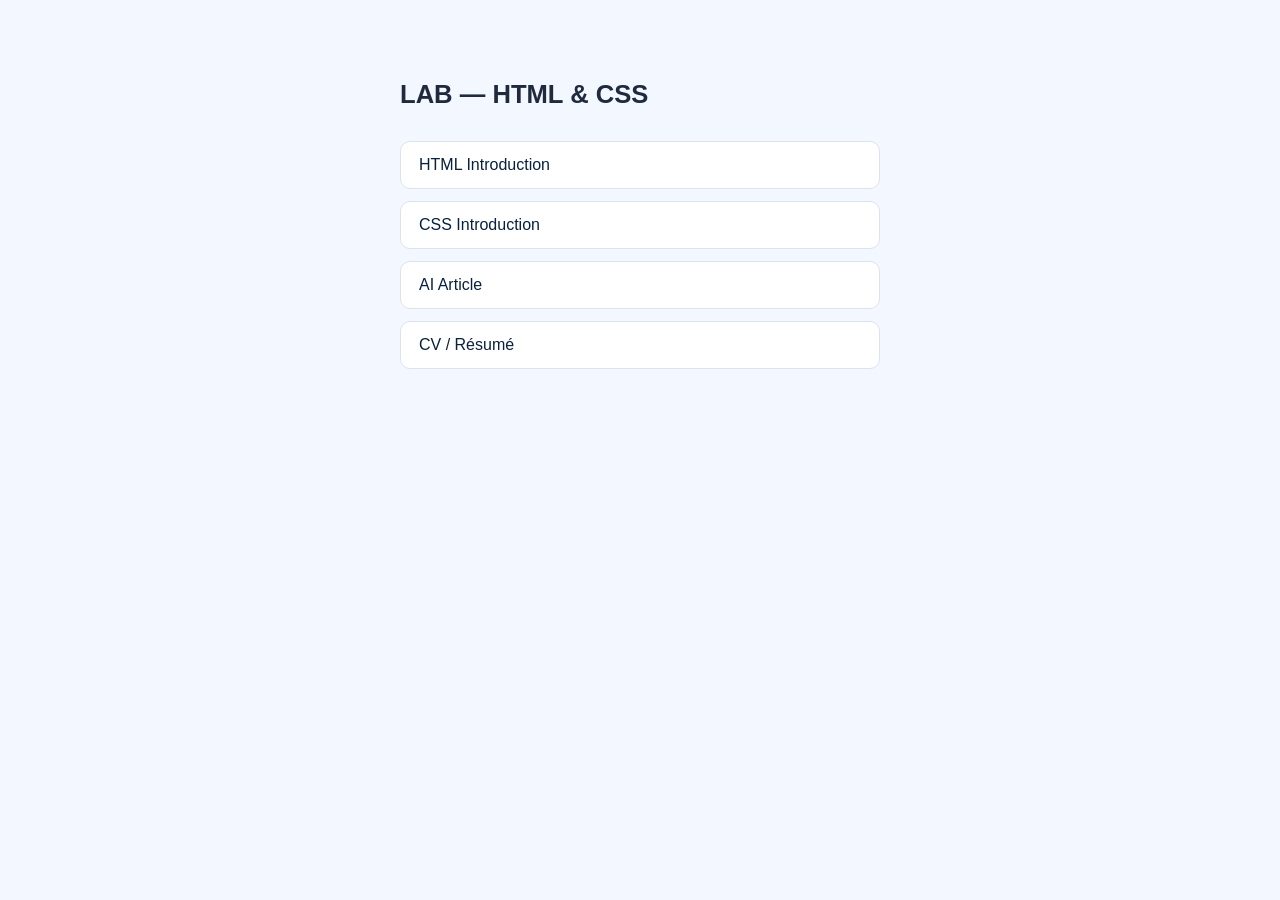
<file: index.html>
<!DOCTYPE html>
<html lang="en">
<head>
  <meta charset="UTF-8" />
  <meta name="viewport" content="width=device-width, initial-scale=1.0" />
  <title>LAB — HTML & CSS</title>
  <style>
    body {
      font-family: "Segoe UI", sans-serif;
      background: #f3f7ff;
      color: #1f2a3d;
      max-width: 480px;
      margin: 80px auto;
      padding: 0 24px;
    }

    h1 {
      font-size: 1.6rem;
      margin-bottom: 32px;
    }

    ul {
      list-style: none;
      padding: 0;
      display: flex;
      flex-direction: column;
      gap: 12px;
    }

    ul a {
      display: block;
      padding: 14px 18px;
      background: #fff;
      border: 1px solid #dde3ee;
      border-radius: 10px;
      text-decoration: none;
      color: #08213d;
      font-size: 1rem;
      transition: background 0.15s;
    }

    ul a:hover {
      background: #e8eef8;
    }
  </style>
</head>
<body>

  <h1>LAB — HTML &amp; CSS</h1>

  <ul>
    <li><a href="html/introduction/index.html">HTML Introduction</a></li>
    <li><a href="css/introduction/index.html">CSS Introduction</a></li>
    <li><a href="article/ai/index.html">AI Article</a></li>
    <li><a href="careers/cv/index.html">CV / Résumé</a></li>
  </ul>

</body>
</html>
</file>
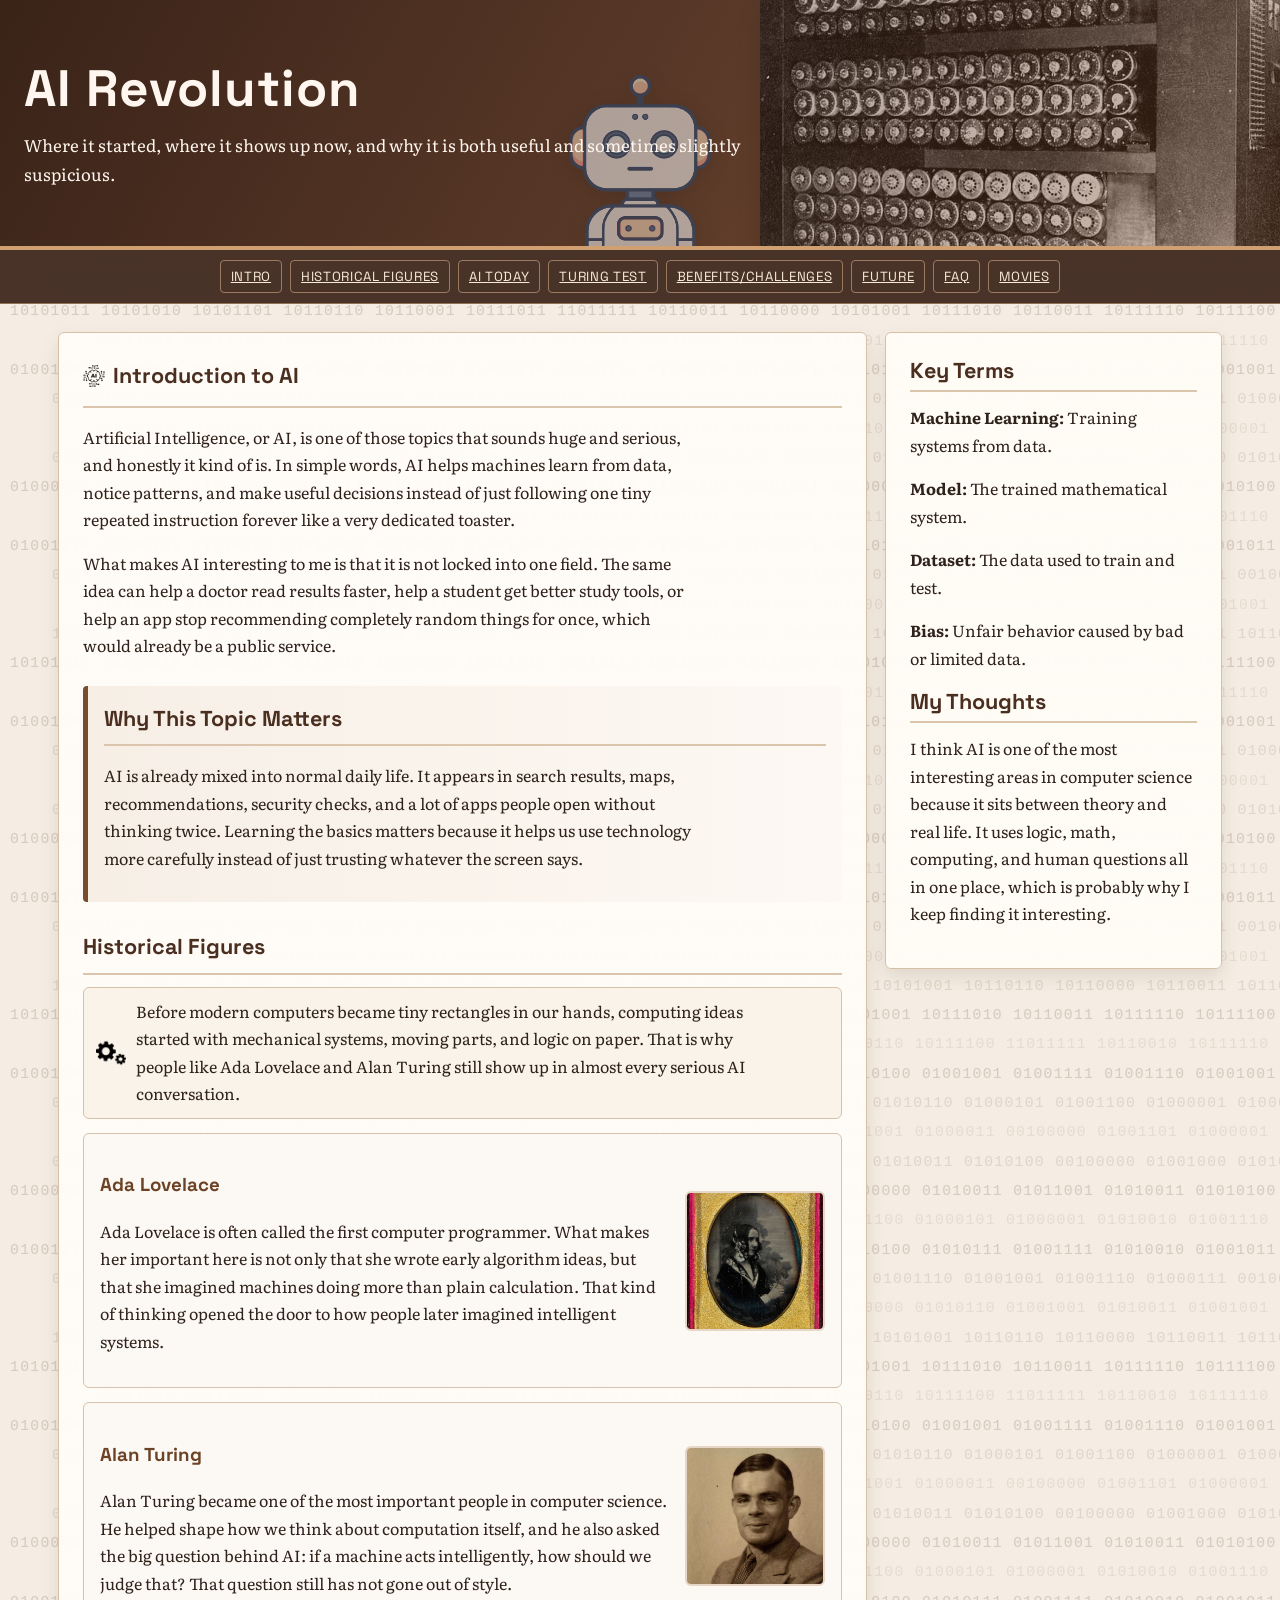
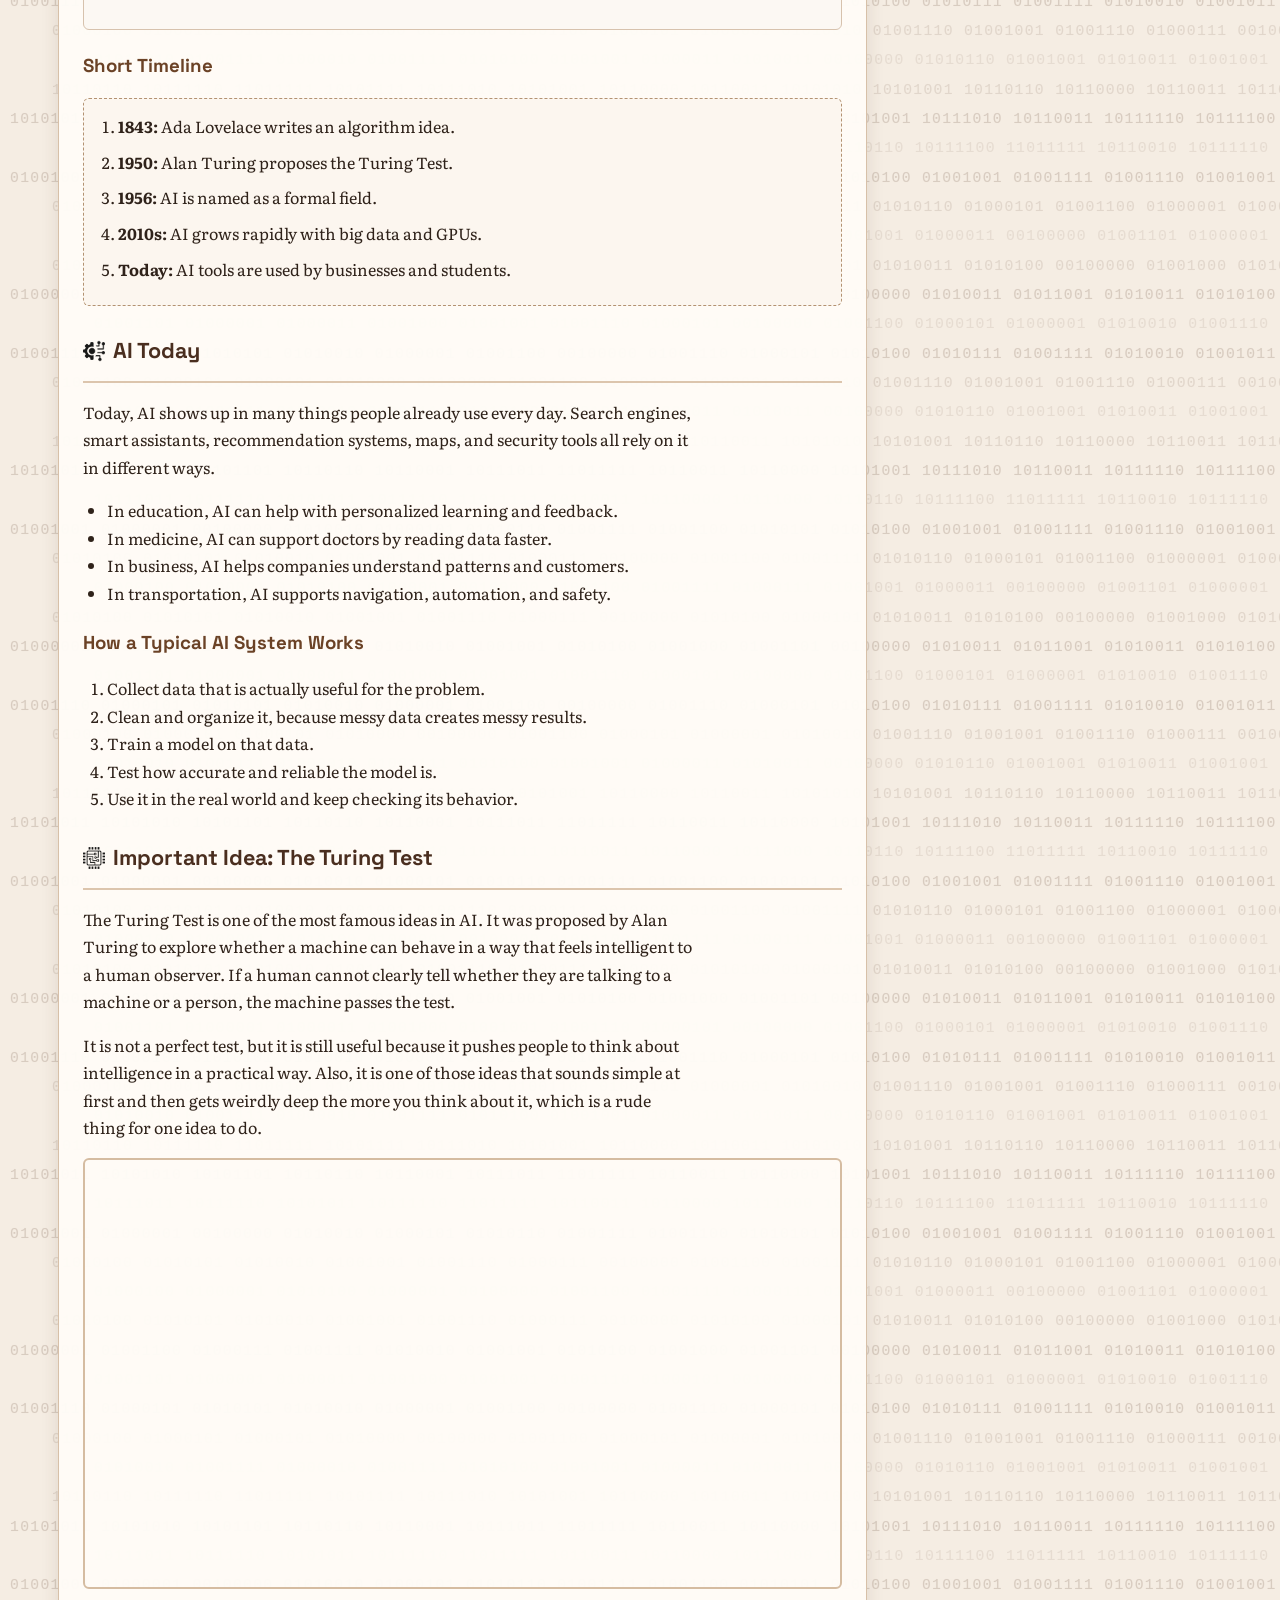
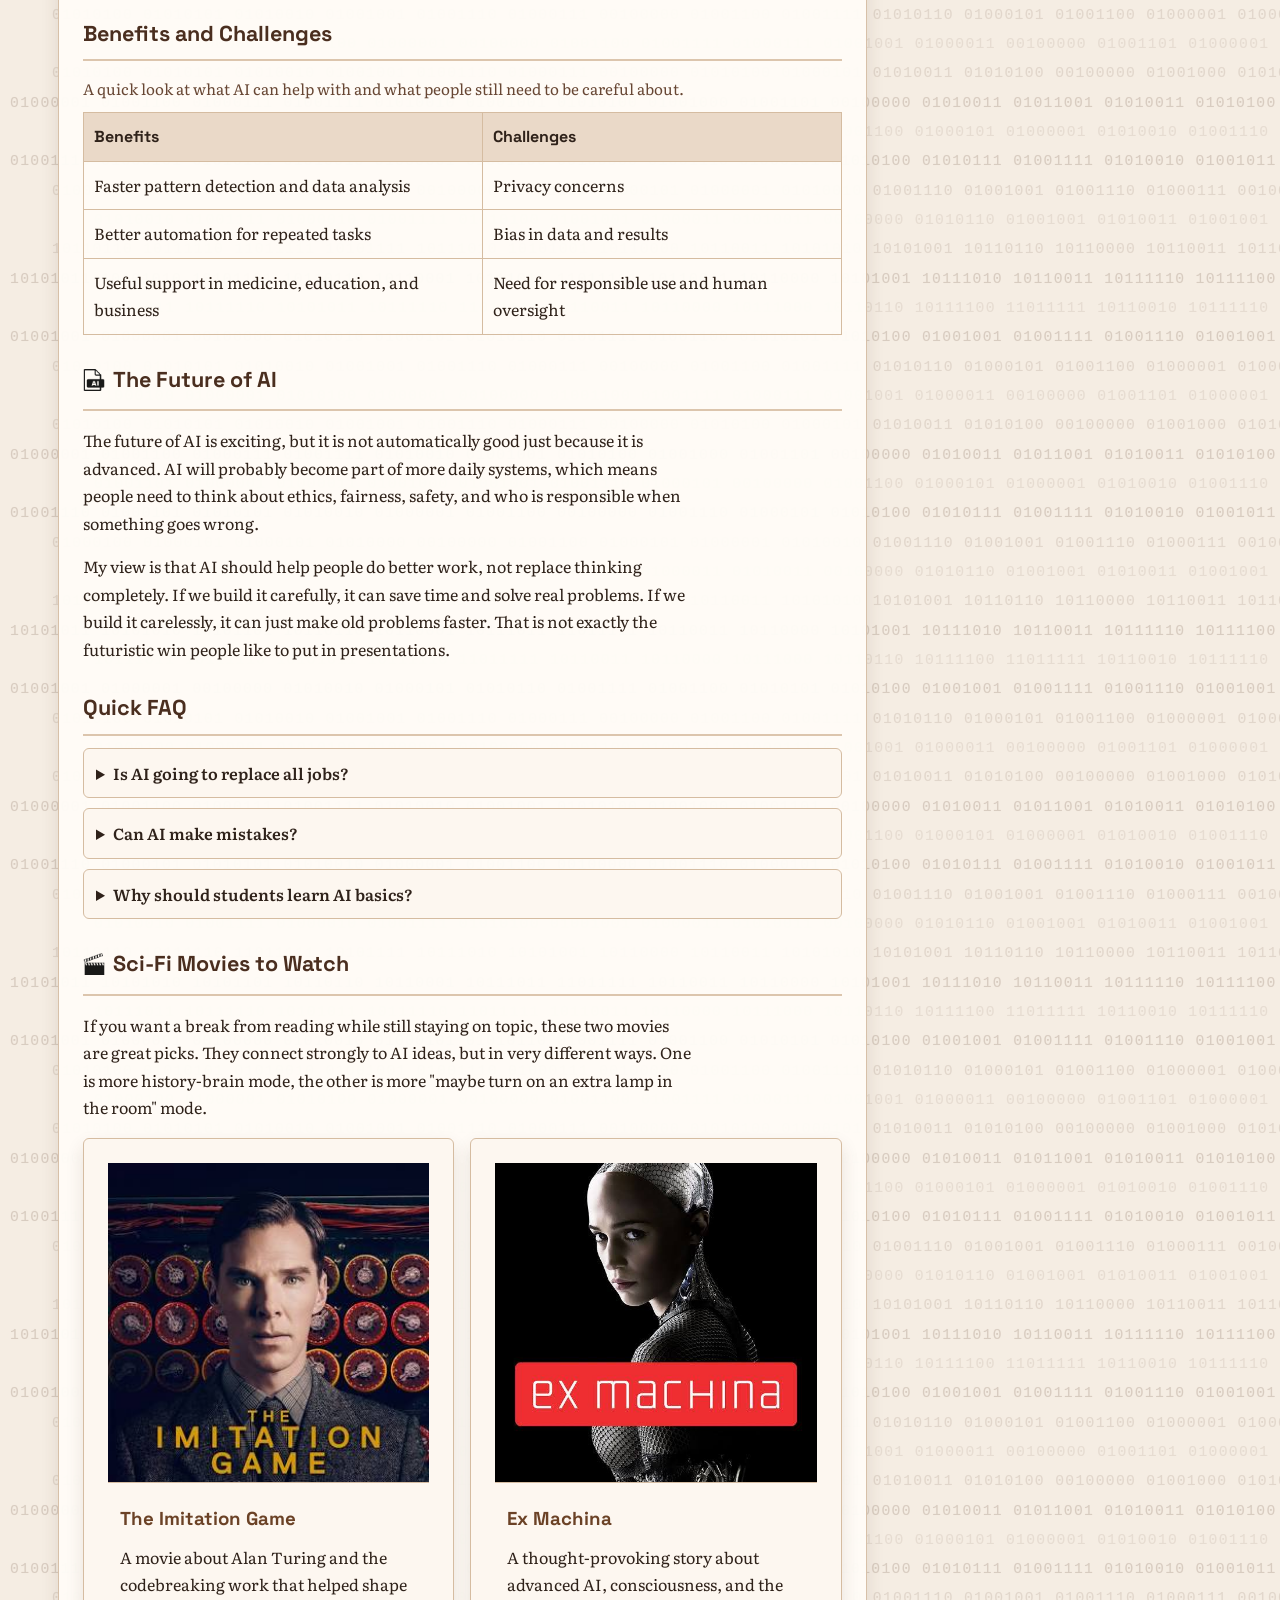
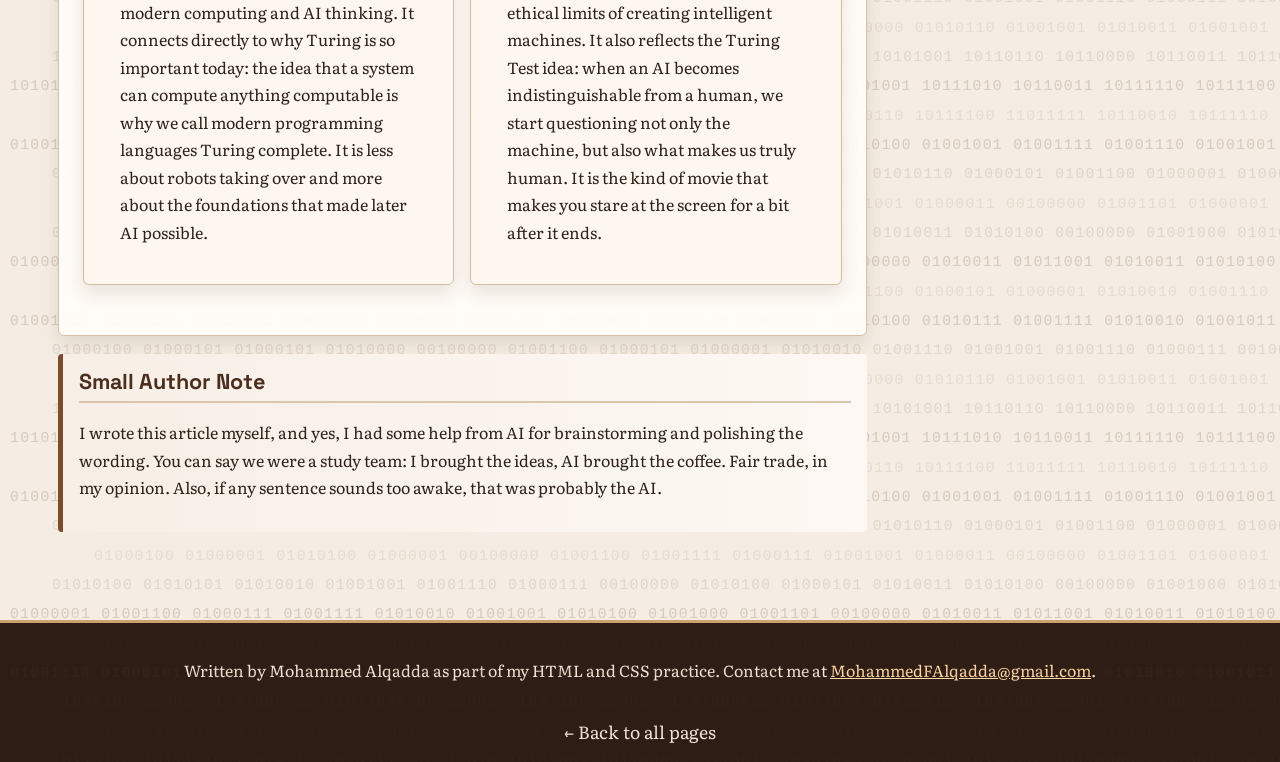
<file: article/ai/index.html>
<!doctype html>
<html lang="en">
  <head>
    <meta charset="UTF-8" />
    <meta name="viewport" content="width=device-width, initial-scale=1.0" />
    <title>AI Revolution</title>
    <link rel="stylesheet" href="style.css" />
  </head>
  <body>
    <div class="binary-background" aria-hidden="true"></div>
    <header>
      <h1>AI Revolution</h1>
      <p>
        Where it started, where it shows up now, and why
        it is both useful and sometimes slightly suspicious.
      </p>
      <img
        class="header-robot"
        src="imgs/robot-bot-icon.png"
        alt=""
        aria-hidden="true"
      />
      <img
        class="header-bombe"
        src="imgs/Bombe.jpg"
        alt=""
        aria-hidden="true"
      />
    </header>

    <nav class="quick-nav" aria-label="Article sections">
      <a href="#intro">Intro</a>
      <a href="#historical-figures">Historical Figures</a>
      <a href="#today">AI Today</a>
      <a href="#turing-test">Turing Test</a>
      <a href="#benefits-challenges">Benefits/Challenges</a>
      <a href="#future">Future</a>
      <a href="#faq">FAQ</a>
      <a href="#movies">Movies</a>
    </nav>

    <main>
      <article>
        <section id="intro">
          <h2>
            <span class="section-title"
              ><img src="imgs/artificial-intelligence-ai-icon.png" alt="" aria-hidden="true" />
              Introduction to AI</span
            >
          </h2>
          <p>
            Artificial Intelligence, or AI, is one of those topics that sounds
            huge and serious, and honestly it kind of is. In simple words, AI
            helps machines learn from data, notice patterns, and make useful
            decisions instead of just following one tiny repeated instruction
            forever like a very dedicated toaster.
          </p>
          <p>
            What makes AI interesting to me is that it is not locked into one
            field. The same idea can help a doctor read results faster, help a
            student get better study tools, or help an app stop recommending
            completely random things for once, which would already be a public
            service.
          </p>
        </section>

        <section class="highlight-box">
          <h2>Why This Topic Matters</h2>
          <p>
            AI is already mixed into normal daily life. It appears in search
            results, maps, recommendations, security checks, and a lot of apps
            people open without thinking twice. Learning the basics matters
            because it helps us use technology more carefully instead of just
            trusting whatever the screen says.
          </p>
        </section>

        <section id="historical-figures">
          <h2>Historical Figures</h2>
          <div class="mechanical-reference">
            <img src="imgs/settings-icon.png" alt="Mechanical computer icon" />
            <p>
              Before modern computers became tiny rectangles in our hands,
              computing ideas started with mechanical systems, moving parts, and
              logic on paper. That is why people like Ada Lovelace and Alan
              Turing still show up in almost every serious AI conversation.
            </p>
          </div>
          <div class="text-picture">
            <div>
              <h3>Ada Lovelace</h3>
              <p>
                Ada Lovelace is often called the first computer programmer. What
                makes her important here is not only that she wrote early
                algorithm ideas, but that she imagined machines doing more than
                plain calculation. That kind of thinking opened the door to how
                people later imagined intelligent systems.
              </p>
            </div>
            <img src="imgs/AdaLovelace.jpg" alt="Ada Lovelace" />
          </div>

          <div class="text-picture">
            <div>
              <h3>Alan Turing</h3>
              <p>
                Alan Turing became one of the most important people in computer
                science. He helped shape how we think about computation itself,
                and he also asked the big question behind AI: if a machine acts
                intelligently, how should we judge that? That question still has
                not gone out of style.
              </p>
            </div>
            <img src="imgs/AlanTuring.jpg" alt="Alan Turing" />
          </div>

          <h3>Short Timeline</h3>
          <ol class="timeline">
            <li><strong>1843:</strong> Ada Lovelace writes an algorithm idea.</li>
            <li><strong>1950:</strong> Alan Turing proposes the Turing Test.</li>
            <li><strong>1956:</strong> AI is named as a formal field.</li>
            <li><strong>2010s:</strong> AI grows rapidly with big data and GPUs.</li>
            <li><strong>Today:</strong> AI tools are used by businesses and students.</li>
          </ol>
        </section>

        <section id="today">
          <h2>
            <span class="section-title"
              ><img src="imgs/tech-icon.png" alt="" aria-hidden="true" /> AI Today</span
            >
          </h2>
          <p>
            Today, AI shows up in many things people already use every day.
            Search engines, smart assistants, recommendation systems, maps, and
            security tools all rely on it in different ways.
          </p>
          <ul>
            <li>In education, AI can help with personalized learning and feedback.</li>
            <li>In medicine, AI can support doctors by reading data faster.</li>
            <li>In business, AI helps companies understand patterns and customers.</li>
            <li>In transportation, AI supports navigation, automation, and safety.</li>
          </ul>

          <h3>How a Typical AI System Works</h3>
          <ol>
            <li>Collect data that is actually useful for the problem.</li>
            <li>Clean and organize it, because messy data creates messy results.</li>
            <li>Train a model on that data.</li>
            <li>Test how accurate and reliable the model is.</li>
            <li>Use it in the real world and keep checking its behavior.</li>
          </ol>
        </section>

        <section id="turing-test">
          <h2>
            <span class="section-title"
              ><img src="imgs/processor-icon.png" alt="" aria-hidden="true" />
              Important Idea: The Turing Test</span
            >
          </h2>
          <p>
            The Turing Test is one of the most famous ideas in AI. It was
            proposed by Alan Turing to explore whether a machine can behave in a
            way that feels intelligent to a human observer. If a human cannot
            clearly tell whether they are talking to a machine or a person, the
            machine passes the test.
          </p>
          <p>
            It is not a perfect test, but it is still useful because it pushes
            people to think about intelligence in a practical way. Also, it is
            one of those ideas that sounds simple at first and then gets weirdly
            deep the more you think about it, which is a rude thing for one idea
            to do.
          </p>

          <div class="video-wrapper">
            <iframe
              src="https://www.youtube.com/embed/3wLqsRLvV-c?si=o-vmECy4cO5fEJSN"
              title="Turing Test video"
              allow="accelerometer; autoplay; clipboard-write; encrypted-media; gyroscope; picture-in-picture; web-share"
              referrerpolicy="strict-origin-when-cross-origin"
              allowfullscreen
            ></iframe>
          </div>
        </section>

        <section id="benefits-challenges">
          <h2>Benefits and Challenges</h2>
          <table>
            <caption>
              A quick look at what AI can help with and what people still need
              to be careful about.
            </caption>
            <tr>
              <th scope="col">Benefits</th>
              <th scope="col">Challenges</th>
            </tr>
            <tr>
              <td>Faster pattern detection and data analysis</td>
              <td>Privacy concerns</td>
            </tr>
            <tr>
              <td>Better automation for repeated tasks</td>
              <td>Bias in data and results</td>
            </tr>
            <tr>
              <td>Useful support in medicine, education, and business</td>
              <td>Need for responsible use and human oversight</td>
            </tr>
          </table>
        </section>

        <section id="future">
          <h2>
            <span class="section-title"
              ><img src="imgs/ai-file-icon.png" alt="" aria-hidden="true" /> The Future of
              AI</span
            >
          </h2>
          <p>
            The future of AI is exciting, but it is not automatically good just
            because it is advanced. AI will probably become part of more daily
            systems, which means people need to think about ethics, fairness,
            safety, and who is responsible when something goes wrong.
          </p>
          <p>
            My view is that AI should help people do better work, not replace
            thinking completely. If we build it carefully, it can save time and
            solve real problems. If we build it carelessly, it can just make old
            problems faster. That is not exactly the futuristic win people like
            to put in presentations.
          </p>
        </section>

        <section id="faq">
          <h2>Quick FAQ</h2>
          <details>
            <summary>Is AI going to replace all jobs?</summary>
            <p>
              Probably not. AI can automate some tasks, but many jobs still need
              human judgment, communication, creativity, and responsibility.
            </p>
          </details>
          <details>
            <summary>Can AI make mistakes?</summary>
            <p>
              Yes, very easily. AI depends on data quality, model design, and
              proper testing, so if the input is weak, the result can be weak
              too.
            </p>
          </details>
          <details>
            <summary>Why should students learn AI basics?</summary>
            <p>
              Because AI is now part of many majors and industries. Even if a
              student does not become an AI specialist, understanding the basics
              is becoming normal digital literacy.
            </p>
          </details>
        </section>

        <section id="movies">
          <h2>
            <span class="section-title"
              ><img src="imgs/movie-media-player-icon.png" alt="" aria-hidden="true" />
              Sci-Fi Movies to Watch</span
            >
          </h2>
          <p>
            If you want a break from reading while still staying on topic, these
            two movies are great picks. They connect strongly to AI ideas, but
            in very different ways. One is more history-brain mode, the other is
            more "maybe turn on an extra lamp in the room" mode.
          </p>

          <div class="movie-grid">
            <article class="movie-card">
              <img
                src="imgs/The Imitation Game.jpg"
                alt="The Imitation Game movie poster"
              />
              <h3>The Imitation Game</h3>
              <p>
                A movie about Alan Turing and the codebreaking work that helped
                shape modern computing and AI thinking. It connects directly to
                why Turing is so important today: the idea that a system can
                compute anything computable is why we call modern programming
                languages Turing complete. It is less about robots taking over
                and more about the foundations that made later AI possible.
              </p>
            </article>

            <article class="movie-card">
              <img src="imgs/Ex Machina.jpg" alt="Ex Machina movie poster" />
              <h3>Ex Machina</h3>
              <p>
                A thought-provoking story about advanced AI, consciousness, and
                the ethical limits of creating intelligent machines. It also
                reflects the Turing Test idea: when an AI becomes
                indistinguishable from a human, we start questioning not only
                the machine, but also what makes us truly human. It is the kind
                of movie that makes you stare at the screen for a bit after it
                ends.
              </p>
            </article>
          </div>
        </section>

      </article>

      <aside>
        <h2>Key Terms</h2>
        <p><strong>Machine Learning:</strong> Training systems from data.</p>
        <p><strong>Model:</strong> The trained mathematical system.</p>
        <p><strong>Dataset:</strong> The data used to train and test.</p>
        <p><strong>Bias:</strong> Unfair behavior caused by bad or limited data.</p>

        <h2>My Thoughts</h2>
        <p>
          I think AI is one of the most interesting areas in computer science
          because it sits between theory and real life. It uses logic, math,
          computing, and human questions all in one place, which is probably why
          I keep finding it interesting.
        </p>
      </aside>

      <section id="ai-note" class="highlight-box">
        <h2>Small Author Note</h2>
        <p>
          I wrote this article myself, and yes, I had some help from AI for
          brainstorming and polishing the wording. You can say we were a study
          team: I brought the ideas, AI brought the coffee. Fair trade, in my
          opinion. Also, if any sentence sounds too awake, that was probably the
          AI.
        </p>
      </section>
    </main>

    <footer>
      <p>
        Written by Mohammed Alqadda as part of my HTML and CSS practice.
        Contact me at
        <a href="mailto:MohammedFAlqadda@gmail.com">MohammedFAlqadda@gmail.com</a>.
      </p>
      <a href="../../index.html" style="display:inline-block;margin-top:18px;font-size:1.1rem;color:inherit;text-decoration:none;">← Back to all pages</a>
    </footer>

    <script>
      const binaryBackground = document.querySelector(".binary-background");
      const binaryRows = [
        "01001001 01000001 00100000 01010010 01000101 01010110 01001111 01001100 01010101 01010100 01001001 01001111 01001110",
        "01010100 01010101 01010010 01001001 01001110 01000111 00100000 01001100 01001111 01010110 01000101 01001100 01000001 01000011 01000101",
        "01000100 01000001 01010100 01000001 00100000 01001100 01001111 01000111 01001001 01000011 00100000 01001101 01000001 01000011 01001000 01001001 01001110 01000101",
        "01010100 01010101 01010010 01001001 01001110 01000111 00100000 01010100 01000101 01010011 01010100 00100000 01001000 01010101 01001101 01000001 01001110 01001001 01010100 01011001",
        "01000001 01001100 01000111 01001111 01010010 01001001 01010100 01001000 01001101 00100000 01010011 01011001 01010011 01010100 01000101 01001101",
        "01001101 01000001 01000011 01001000 01001001 01001110 01000101 00100000 01001100 01000101 01000001 01010010 01001110 01001001 01001110 01000111",
        "01001110 01000101 01010101 01010010 01000001 01001100 00100000 01001110 01000101 01010100 01010111 01001111 01010010 01001011 01010011",
        "01000100 01000101 01000101 01010000 00100000 01001100 01000101 01000001 01010010 01001110 01001001 01001110 01000111 00100000 01000100 01000001 01010100 01000001",
        "01010010 01001111 01000010 01001111 01010100 01001001 01000011 01010011 00100000 01010110 01001001 01010011 01001001 01001111 01001110",
        "10110110 10111110 11011111 10101111 10111010 10101001 10110000 10110011 10101010 10101001 10110110 10110000 10110011",
        "10101011 10101010 10101101 10110110 10110001 10111011 11011111 10110011 10110000 10101001 10111010 10110011 10111110 10111100 10111010",
        "10111011 10111110 10101011 10111110 11011111 10110011 10110000 10111000 10110110 10111100 11011111 10110010 10111110 10111100 10110111 10110110 10110001 10111010"
      ];

      function extendBinaryRow(row) {
        const targetLength = Math.ceil(window.innerWidth / 7) + 60;
        let extendedRow = row;

        while (extendedRow.length < targetLength) {
          extendedRow += "   " + row;
        }

        return extendedRow;
      }

      function renderBinaryBackground() {
        const lineHeight = window.innerWidth <= 700 ? 24 : 29;
        const pageHeight = Math.max(
          document.body.scrollHeight,
          document.documentElement.scrollHeight,
          window.innerHeight
        );
        const lineCount = Math.ceil(pageHeight / lineHeight) + 8;
        const lines = [];

        for (let index = 0; index < lineCount; index += 1) {
          let className = "binary-line";

          if (index % 3 === 2) {
            className += " binary-line-deep";
          } else if (index % 2 === 1) {
            className += " binary-line-shift";
          }

          lines.push(
            `<p class="${className}">${extendBinaryRow(binaryRows[index % binaryRows.length])}</p>`
          );
        }

        binaryBackground.innerHTML = lines.join("");
      }

      let resizeTimer;

      renderBinaryBackground();
      window.addEventListener("load", renderBinaryBackground);
      window.addEventListener("resize", function () {
        clearTimeout(resizeTimer);
        resizeTimer = window.setTimeout(renderBinaryBackground, 120);
      });
    </script>
  </body>
</html>
</file>
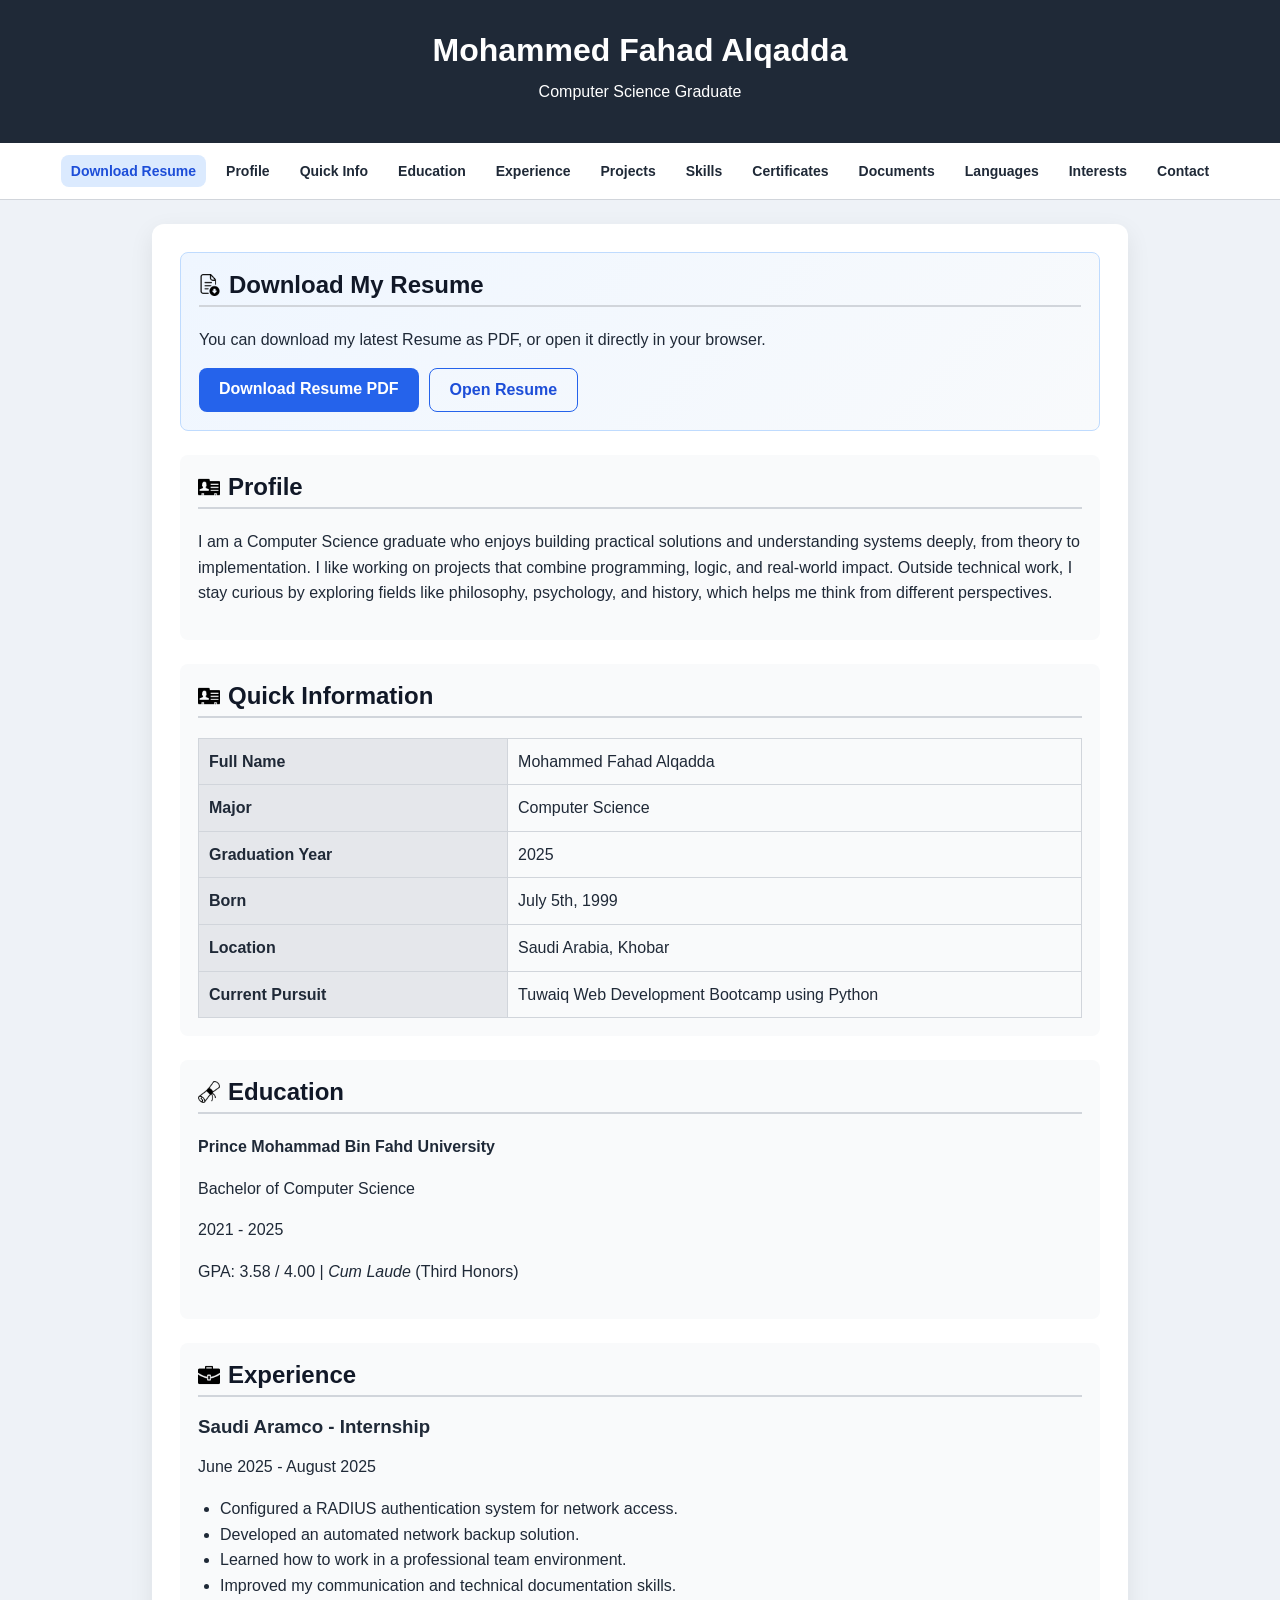
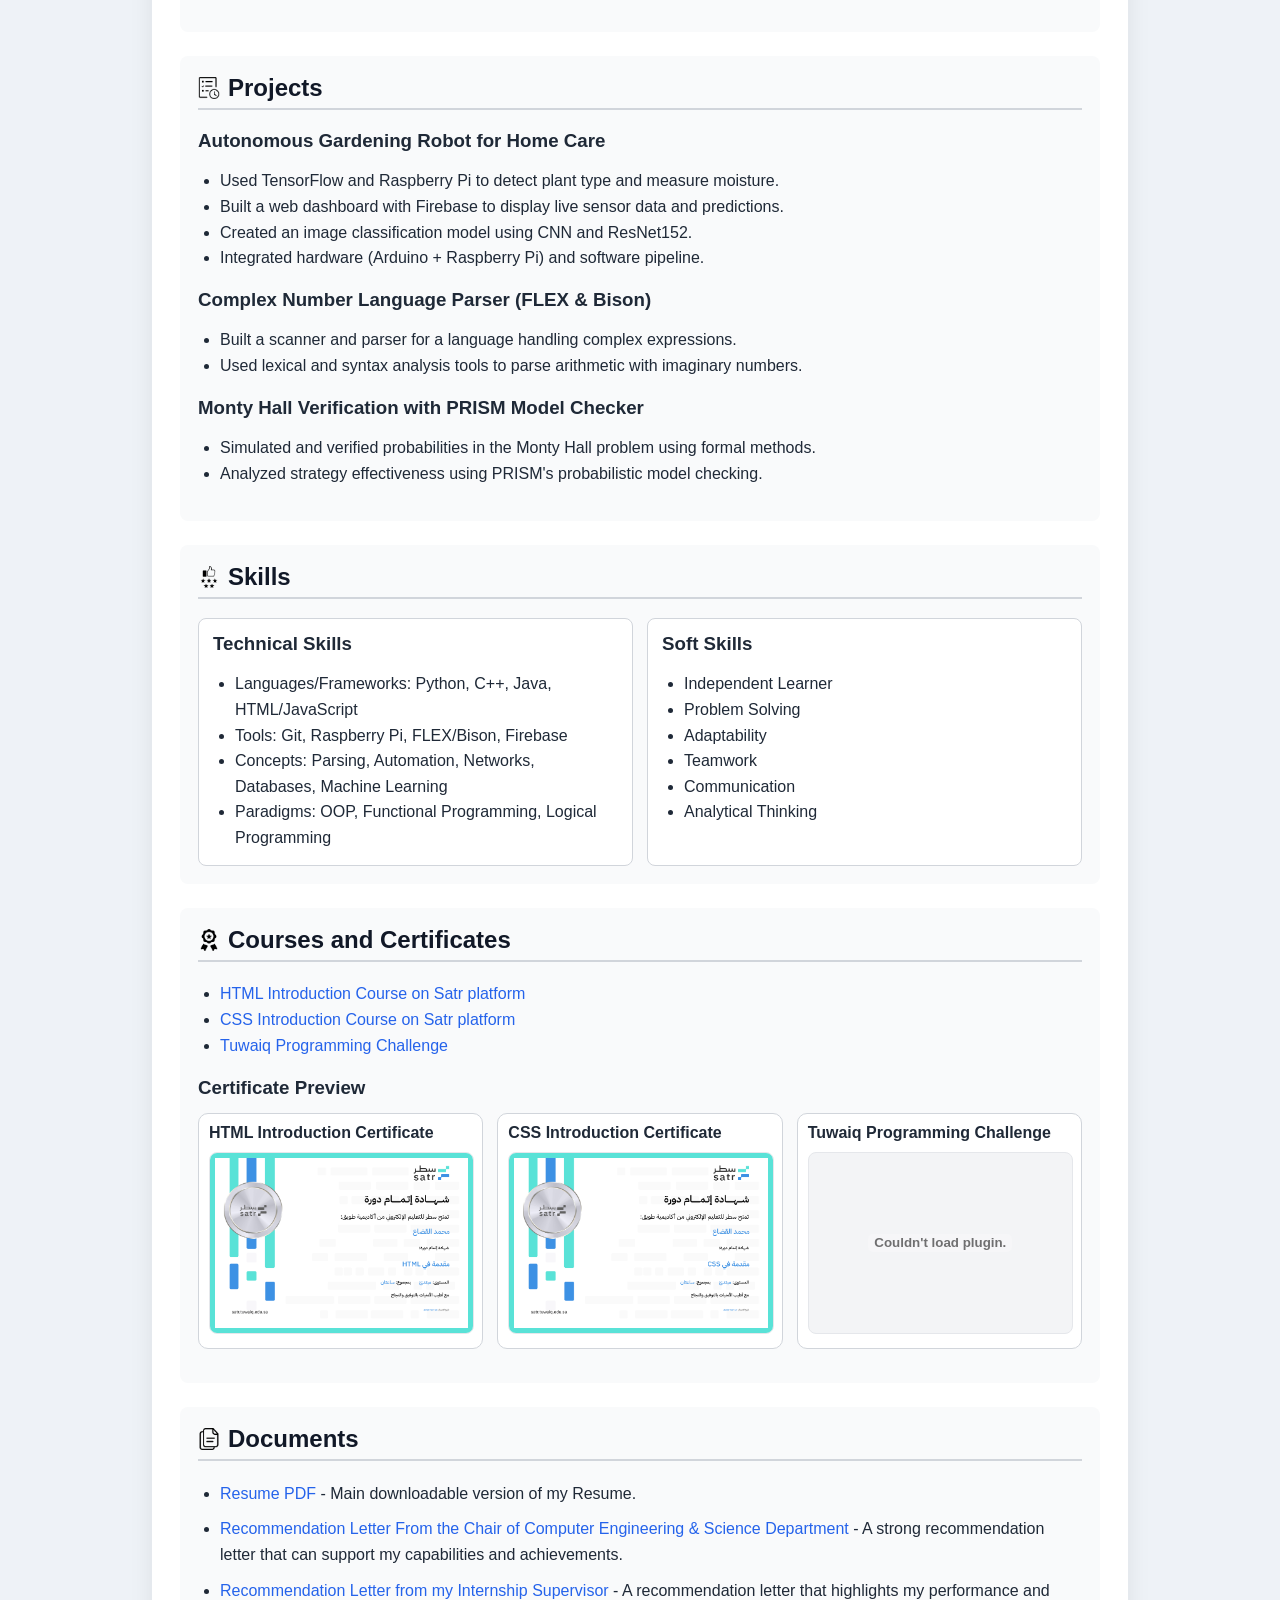
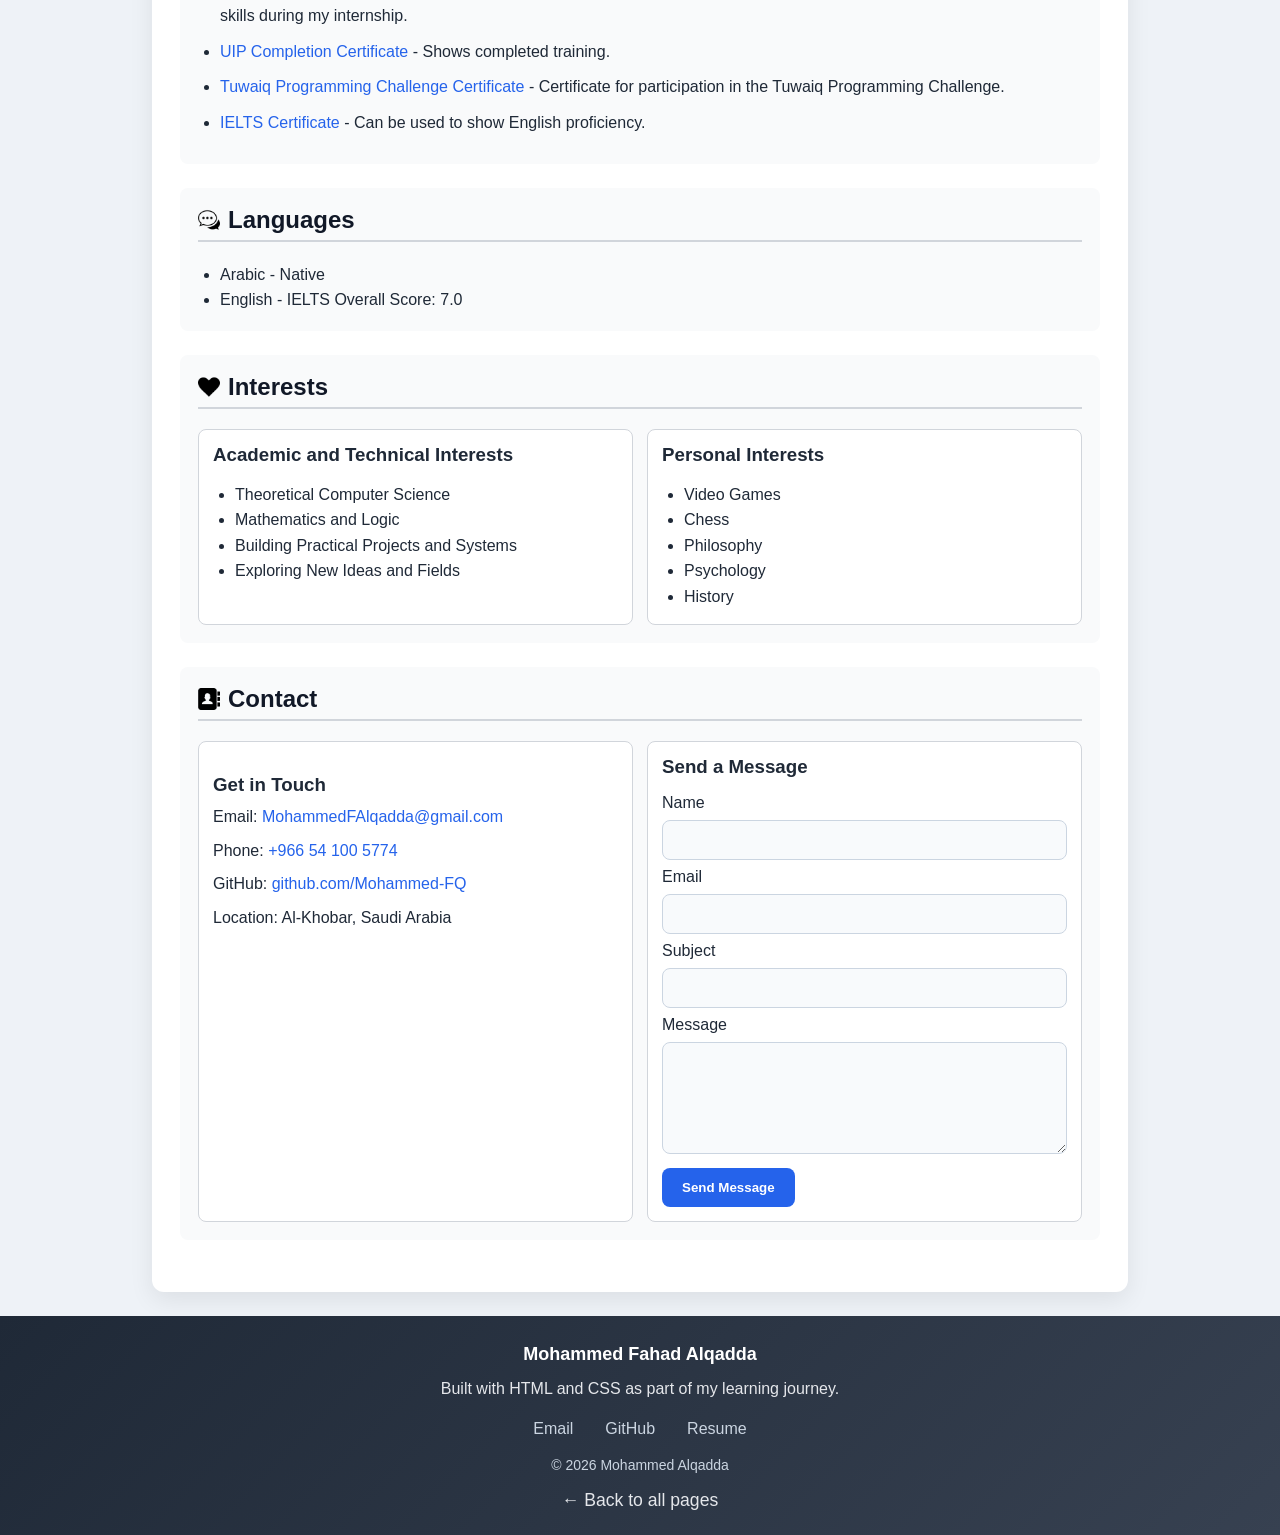
<file: careers/cv/index.html>
<!doctype html>
<html lang="en">
  <head>
    <meta charset="UTF-8" />
    <meta name="viewport" content="width=device-width, initial-scale=1.0" />
    <title>Mohammed Alqadda CV</title>
    <link rel="stylesheet" href="style.css" />
  </head>

  <body>
    <header>
      <h1>Mohammed Fahad Alqadda</h1>
      <p>Computer Science Graduate</p>
    </header>

    <nav class="section-nav">
      <a href="#download">Download Resume</a>
      <a href="#profile">Profile</a>
      <a href="#quick-info">Quick Info</a>
      <a href="#education">Education</a>
      <a href="#experience">Experience</a>
      <a href="#projects">Projects</a>
      <a href="#skills">Skills</a>
      <a href="#courses">Certificates</a>
      <a href="#documents">Documents</a>
      <a href="#languages">Languages</a>
      <a href="#interests">Interests</a>
      <a href="#contact">Contact</a>
    </nav>

    <main>
      <section id="download" class="download-panel">
        <h2 class="section-title">
          <img
            src="icons/file-download-import-icon.png"
            alt="Download icon"
            class="section-icon"
          />
          Download My Resume
        </h2>
        <p>
          You can download my latest Resume as PDF, or open it directly in your
          browser.
        </p>
        <div class="download-actions">
          <a
            class="download-button"
            href="files/Mohammed-Fahad-Alqadda-Resume.pdf"
            download
            >Download Resume PDF</a
          >
          <a
            class="secondary-button"
            href="files/Mohammed-Fahad-Alqadda-Resume.pdf"
            target="_blank"
            >Open Resume</a
          >
        </div>
      </section>

      <section id="profile">
        <h2 class="section-title">
          <img src="icons/id-card-icon.png" alt="Profile icon" class="section-icon" />
          Profile
        </h2>
        <p>
          I am a Computer Science graduate who enjoys building practical
          solutions and understanding systems deeply, from theory to
          implementation. I like working on projects that combine programming,
          logic, and real-world impact. Outside technical work, I stay curious
          by exploring fields like philosophy, psychology, and history, which
          helps me think from different perspectives.
        </p>
      </section>

      <section id="quick-info">
        <h2 class="section-title">
          <img
            src="icons/id-card-icon.png"
            alt="Quick information icon"
            class="section-icon"
          />
          Quick Information
        </h2>
        <table>
          <tr>
            <th>Full Name</th>
            <td>Mohammed Fahad Alqadda</td>
          </tr>
          <tr>
            <th>Major</th>
            <td>Computer Science</td>
          </tr>
          <tr>
            <th>Graduation Year</th>
            <td>2025</td>
          </tr>
          <tr>
            <th>Born</th>
            <td>July 5th, 1999</td>
          </tr>
          <tr>
            <th>Location</th>
            <td>Saudi Arabia, Khobar</td>
          </tr>
          <tr>
            <th>Current Pursuit</th>
            <td>Tuwaiq Web Development Bootcamp using Python</td>
          </tr>
        </table>
      </section>

      <section id="education">
        <h2 class="section-title">
          <img
            src="icons/certificate-degree-icon.png"
            alt="Education icon"
            class="section-icon"
          />
          Education
        </h2>
        <p><strong>Prince Mohammad Bin Fahd University</strong></p>
        <p>Bachelor of Computer Science</p>
        <p>2021 - 2025</p>
        <p>GPA: 3.58 / 4.00 | <i>Cum Laude</i> (Third Honors)</p>
      </section>

      <section id="experience">
        <h2 class="section-title">
          <img
            src="icons/briefcase-icon.png"
            alt="Experience icon"
            class="section-icon"
          />
          Experience
        </h2>
        <article>
          <h3>Saudi Aramco - Internship</h3>
          <p>June 2025 - August 2025</p>
          <ul>
            <li>Configured a RADIUS authentication system for network access.</li>
            <li>Developed an automated network backup solution.</li>
            <li>Learned how to work in a professional team environment.</li>
            <li>Improved my communication and technical documentation skills.</li>
          </ul>
        </article>
      </section>

      <section id="projects">
        <h2 class="section-title">
          <img src="icons/project-icon.png" alt="Projects icon" class="section-icon" />
          Projects
        </h2>
        <article>
          <h3>Autonomous Gardening Robot for Home Care</h3>
          <ul>
            <li>
              Used TensorFlow and Raspberry Pi to detect plant type and measure
              moisture.
            </li>
            <li>
              Built a web dashboard with Firebase to display live sensor data
              and predictions.
            </li>
            <li>Created an image classification model using CNN and ResNet152.</li>
            <li>
              Integrated hardware (Arduino + Raspberry Pi) and software
              pipeline.
            </li>
          </ul>
        </article>
        <article>
          <h3>Complex Number Language Parser (FLEX &amp; Bison)</h3>
          <ul>
            <li>
              Built a scanner and parser for a language handling complex
              expressions.
            </li>
            <li>
              Used lexical and syntax analysis tools to parse arithmetic with
              imaginary numbers.
            </li>
          </ul>
        </article>
        <article>
          <h3>Monty Hall Verification with PRISM Model Checker</h3>
          <ul>
            <li>
              Simulated and verified probabilities in the Monty Hall problem
              using formal methods.
            </li>
            <li>
              Analyzed strategy effectiveness using PRISM's probabilistic model
              checking.
            </li>
          </ul>
        </article>
      </section>

      <section id="skills">
        <h2 class="section-title">
          <img
            src="icons/five-stars-thumbs-up-icon.png"
            alt="Skills icon"
            class="section-icon"
          />
          Skills
        </h2>
        <div class="skills-grid">
          <article class="skills-card">
            <h3>Technical Skills</h3>
            <ul>
              <li>Languages/Frameworks: Python, C++, Java, HTML/JavaScript</li>
              <li>Tools: Git, Raspberry Pi, FLEX/Bison, Firebase</li>
              <li>Concepts: Parsing, Automation, Networks, Databases, Machine Learning</li>
              <li>Paradigms: OOP, Functional Programming, Logical Programming</li>
            </ul>
          </article>

          <article class="skills-card">
            <h3>Soft Skills</h3>
            <ul>
              <li>Independent Learner</li>
              <li>Problem Solving</li>
              <li>Adaptability</li>
              <li>Teamwork</li>
              <li>Communication</li>
              <li>Analytical Thinking</li>
            </ul>
          </article>
        </div>
      </section>

      <section id="courses">
        <h2 class="section-title">
          <img
            src="icons/certificate-medal-quality-icon.png"
            alt="Certificates icon"
            class="section-icon"
          />
          Courses and Certificates
        </h2>
        <ul>
          <li>
            <a href="files/Intro_html_certificate.png" target="_blank"
              >HTML Introduction Course on Satr platform</a
            >
          </li>
          <li>
            <a
              href="files/UIP%20Completion%20Certificate%20%23840966.pdf"
              target="_blank"
              >CSS Introduction Course on Satr platform</a
            >
          </li>
          <li>
            <a href="files/Tuwaiq_Programming_Challenge.pdf" target="_blank"
              >Tuwaiq Programming Challenge</a
            >
          </li>
        </ul>

        <h3>Certificate Preview</h3>
        <div class="certificate-preview-grid">
          <article class="preview-card">
            <h4>HTML Introduction Certificate</h4>
            <a href="files/Intro_html_certificate.png" target="_blank">
              <img
                src="files/Intro_html_certificate.png"
                alt="HTML Introduction certificate preview"
                class="certificate-preview-image"
              />
            </a>
          </article>

          <article class="preview-card">
            <h4>CSS Introduction Certificate</h4>
            <a href="files/intro_css_certificate.png" target="_blank">
              <img
                src="files/intro_css_certificate.png"
                alt="CSS Introduction certificate preview"
                class="certificate-preview-image"
              />
            </a>
          </article>

          <article class="preview-card">
            <h4>Tuwaiq Programming Challenge</h4>
            <embed
              src="files/Tuwaiq_Programming_Challenge.pdf"
              type="application/pdf"
              class="certificate-preview-pdf"
            />
          </article>
        </div>
      </section>

      <section id="documents">
        <h2 class="section-title">
          <img src="icons/copied-icon.png" alt="Documents icon" class="section-icon" />
          Documents
        </h2>
        <ul class="document-list">
          <li>
            <a
              href="files/Mohammed-Fahad-Alqadda-Resume.pdf"
              download
              >Resume PDF</a
            >
            - Main downloadable version of my Resume.
          </li>
          <li>
            <a href="files/Fahad%20Alqadda_Recommendation.pdf" download
              >Recommendation Letter From the Chair of Computer Engineering & Science Department</a
            >
            - A strong recommendation letter that can support my capabilities and achievements.
          </li>
          <li>
            <a href="files/recommendation-letter1.pdf" download
              >Recommendation Letter from my Internship Supervisor</a
            >
            - A recommendation letter that highlights my performance and skills during my internship.
          </li>
          <li>
            <a
              href="files/UIP%20Completion%20Certificate%20%23840966.pdf"
              download
              >UIP Completion Certificate</a
            >
            - Shows completed training.
          </li>
          <li>
            <a href="files/Tuwaiq_Programming_Challenge.pdf" download
              >Tuwaiq Programming Challenge Certificate</a
            >
            - Certificate for participation in the Tuwaiq Programming Challenge.
          </li>
          <li>
            <a href="files/IELTS.pdf" download>IELTS Certificate</a>
            - Can be used to show English proficiency.
          </li>
        </ul>
      </section>

      <section id="languages">
        <h2 class="section-title">
          <img src="icons/chat-bubble-icon.png" alt="Languages icon" class="section-icon" />
          Languages
        </h2>
        <ul>
          <li>Arabic - Native</li>
          <li>English - IELTS Overall Score: 7.0</li>
        </ul>
      </section>

      <section id="interests">
        <h2 class="section-title">
          <img src="icons/heart-icon.png" alt="Interests icon" class="section-icon" />
          Interests
        </h2>
        <div class="interests-grid">
          <article class="interest-card">
            <h3>Academic and Technical Interests</h3>
            <ul>
              <li>Theoretical Computer Science</li>
              <li>Mathematics and Logic</li>
              <li>Building Practical Projects and Systems</li>
              <li>Exploring New Ideas and Fields</li>
            </ul>
          </article>

          <article class="interest-card">
            <h3>Personal Interests</h3>
            <ul>
              <li>Video Games</li>
              <li>Chess</li>
              <li>Philosophy</li>
              <li>Psychology</li>
              <li>History</li>
            </ul>
          </article>
        </div>
      </section>

      <section id="contact">
        <h2 class="section-title">
          <img
            src="icons/contact-book-icon.png"
            alt="Contact icon"
            class="section-icon"
          />
          Contact
        </h2>
        <div class="contact-grid">
          <article class="contact-card">
            <h3>Get in Touch</h3>
            <p>
              Email:
              <a href="mailto:MohammedFAlqadda@gmail.com"
                >MohammedFAlqadda@gmail.com</a
              >
            </p>
            <p>
              Phone:
              <a href="tel:+966541005774">+966 54 100 5774</a>
            </p>
            <p>
              GitHub:
              <a href="https://github.com/Mohammed-FQ" target="_blank"
                >github.com/Mohammed-FQ</a
              >
            </p>
            <p>Location: Al-Khobar, Saudi Arabia</p>
          </article>

          <form
            class="contact-form"
            action="mailto:MohammedFAlqadda@gmail.com"
            method="post"
            enctype="text/plain"
          >
            <h3>Send a Message</h3>

            <label for="name">Name</label>
            <input type="text" id="name" name="name" required />

            <label for="email">Email</label>
            <input type="email" id="email" name="email" required />

            <label for="subject">Subject</label>
            <input type="text" id="subject" name="subject" required />

            <label for="message">Message</label>
            <textarea id="message" name="message" rows="5" required></textarea>

            <button type="submit" class="download-button">Send Message</button>
          </form>
        </div>
      </section>
    </main>

    <footer class="site-footer">
      <div class="footer-content">
        <p class="footer-title">Mohammed Fahad Alqadda</p>
        <p class="footer-note">
          Built with HTML and CSS as part of my learning journey.
        </p>
        <div class="footer-links">
          <a href="mailto:MohammedFAlqadda@gmail.com">Email</a>
          <a href="https://github.com/Mohammed-FQ" target="_blank">GitHub</a>
          <a href="#download">Resume</a>
        </div>
        <p class="footer-copy">&copy; <span id="year"></span> Mohammed Alqadda</p>
        <a href="../../index.html" style="display:inline-block;margin-top:14px;font-size:1.1rem;color:inherit;text-decoration:none;">← Back to all pages</a>
      </div>
      <button id="to-top" class="to-top" type="button" aria-label="Back to top">
        ↑
      </button>
    </footer>

    <script>
      const yearElement = document.getElementById("year");
      const toTopButton = document.getElementById("to-top");
      const navLinks = document.querySelectorAll('.section-nav a[href^="#"]');
      const sectionMap = Array.from(navLinks)
        .map((link) => {
          const target = document.querySelector(link.getAttribute("href"));
          return target ? { link, section: target } : null;
        })
        .filter(Boolean);

      yearElement.textContent = new Date().getFullYear();

      const updateActiveNavLink = () => {
        const scrollPosition = window.scrollY + 130;
        let activeItem = null;

        sectionMap.forEach((item) => {
          if (
            scrollPosition >= item.section.offsetTop &&
            scrollPosition < item.section.offsetTop + item.section.offsetHeight
          ) {
            activeItem = item;
          }
        });

        if (!activeItem && sectionMap.length > 0 && window.scrollY < 100) {
          activeItem = sectionMap[0];
        }

        sectionMap.forEach((item) => {
          item.link.classList.toggle("active", item === activeItem);
        });
      };

      window.addEventListener("scroll", () => {
        if (window.scrollY > 300) {
          toTopButton.classList.add("show");
        } else {
          toTopButton.classList.remove("show");
        }

        updateActiveNavLink();
      });

      toTopButton.addEventListener("click", () => {
        window.scrollTo({ top: 0, behavior: "smooth" });
      });

      updateActiveNavLink();
    </script>
  </body>
</html>
</file>
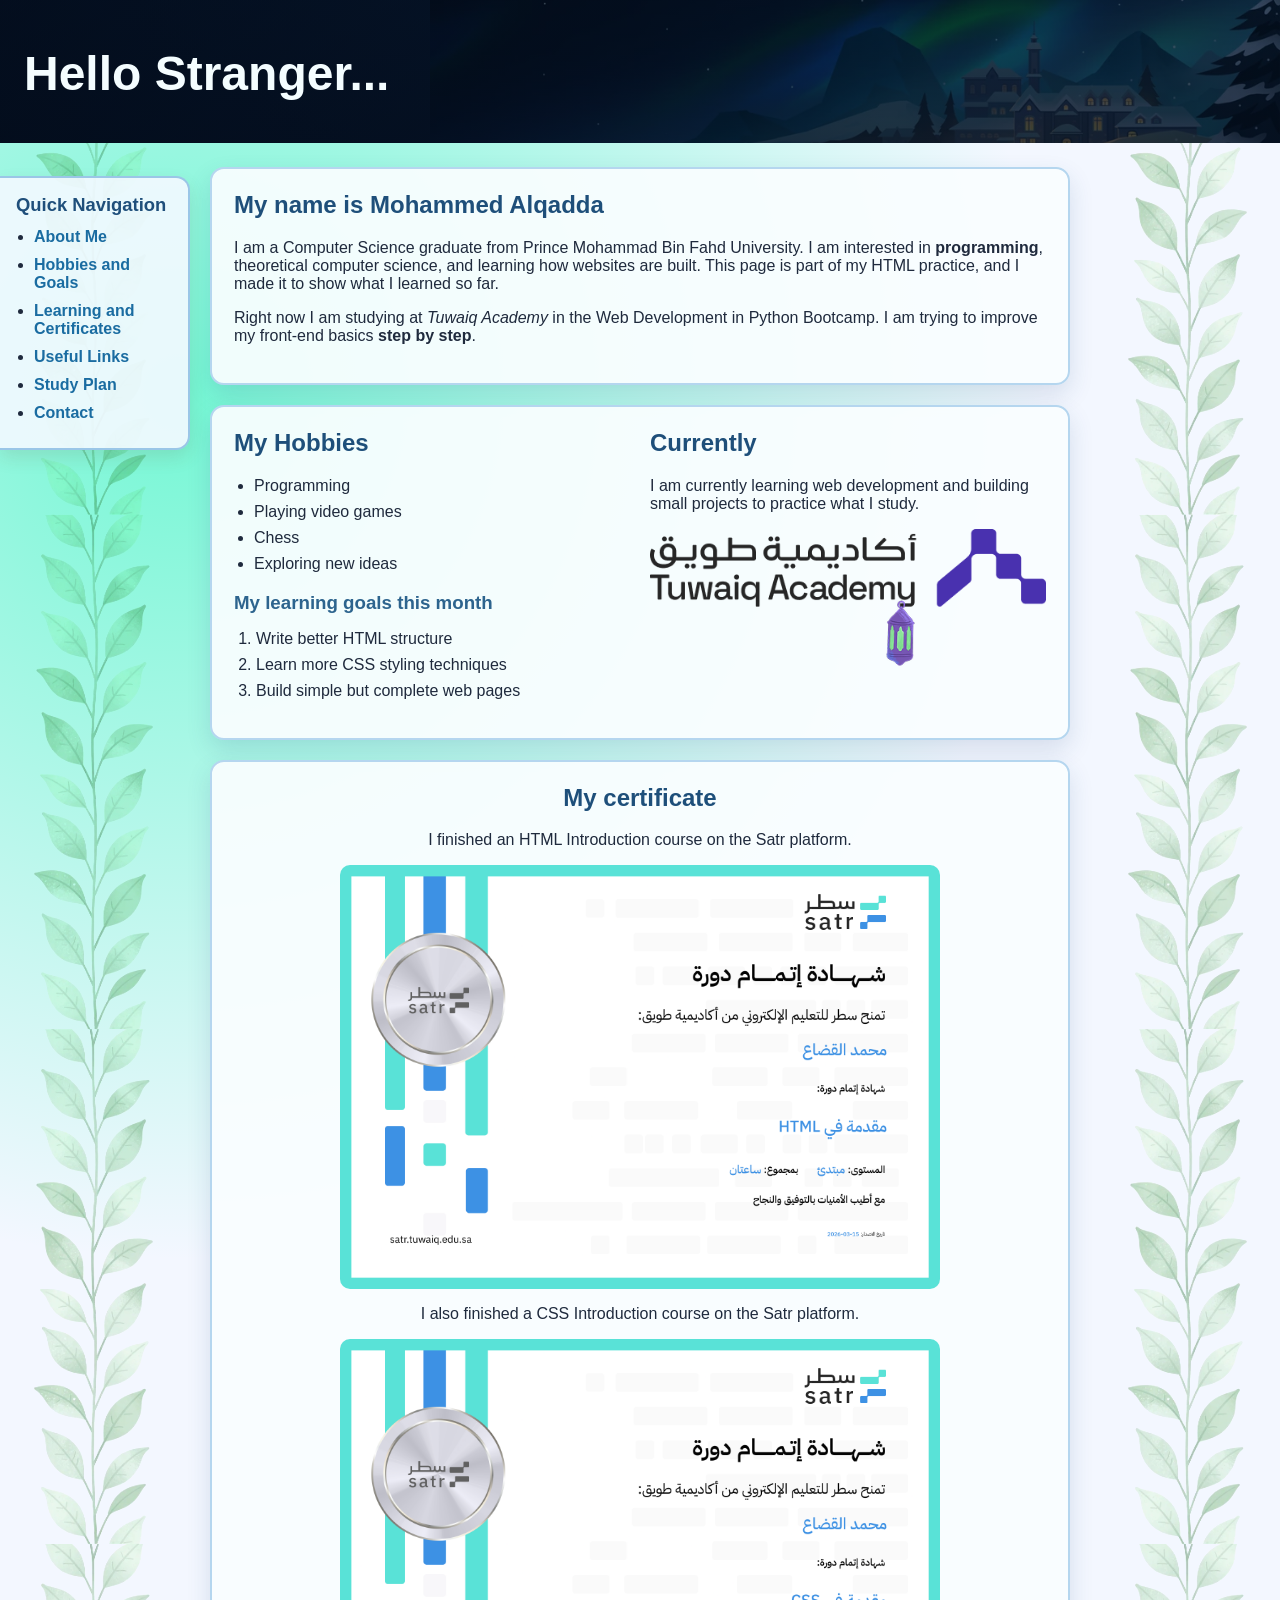
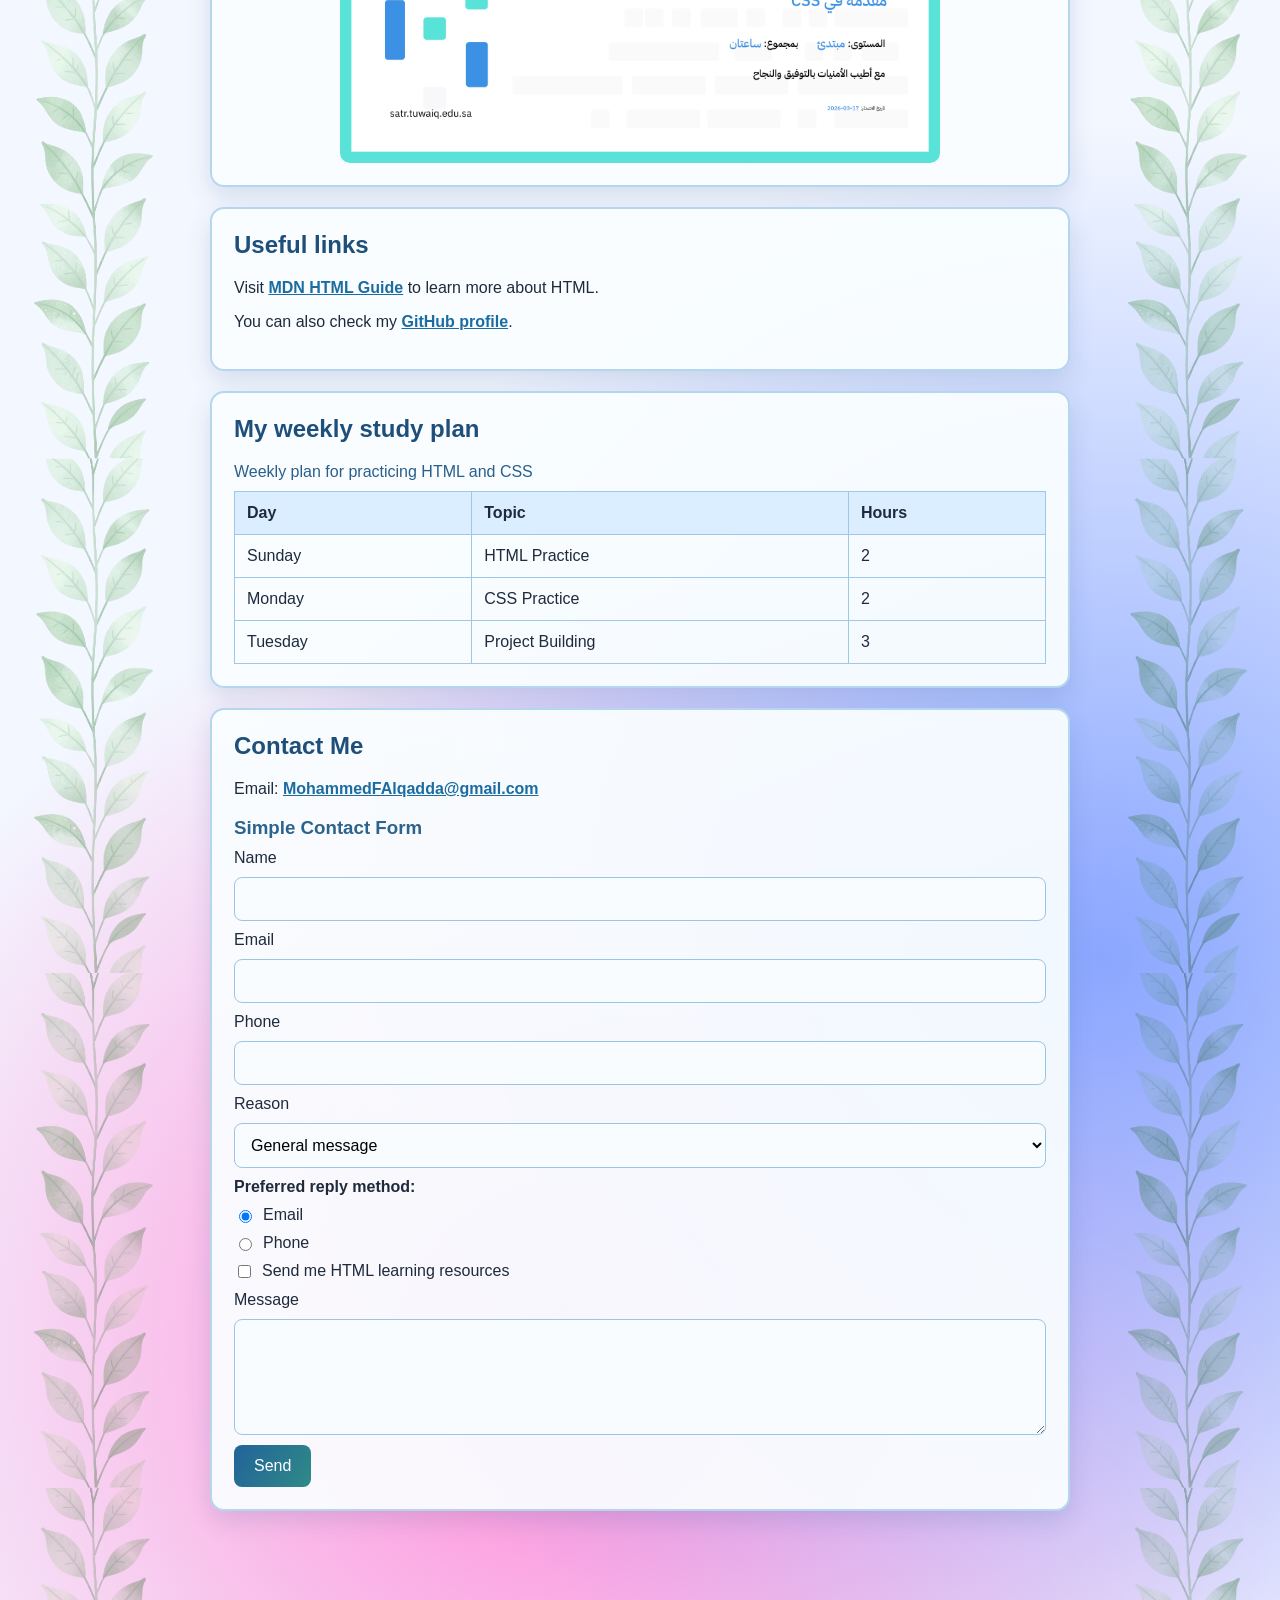
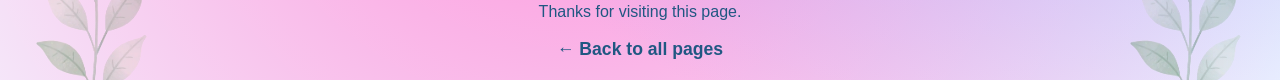
<file: css/introduction/index.html>
<!doctype html>
<html lang="en">
  <head>
    <meta charset="UTF-8" />
    <meta name="viewport" content="width=device-width, initial-scale=1.0" />
    <title>Introduction to CSS</title>
    <link rel="stylesheet" href="style.css" />
  </head>
  <body>
    <header class="hero">
      <h1>Hello Stranger...</h1>
      <img src="imgs/Northern_Dreams_Name_Card.jpeg" alt="Northern Dreams name card" />
    </header>

    <div class="page-layout">
      <aside class="side-nav">
        <h2>Quick Navigation</h2>
        <ul>
          <li><a href="#about">About Me</a></li>
          <li><a href="#hobbies">Hobbies and Goals</a></li>
          <li><a href="#learning">Learning and Certificates</a></li>
          <li><a href="#links">Useful Links</a></li>
          <li><a href="#plan">Study Plan</a></li>
          <li><a href="#contact">Contact</a></li>
        </ul>
      </aside>

      <main>

      <section class="card" id="about">
        <h2>My name is Mohammed Alqadda</h2>
        <p>
          I am a Computer Science graduate from Prince Mohammad Bin Fahd
          University. I am interested in <strong>programming</strong>,
          theoretical computer science, and learning how websites are built.
          This page is part of my HTML practice, and I made it to show what I
          learned so far.
        </p>
        <p>
          Right now I am studying at <em>Tuwaiq Academy</em> in the Web
          Development in Python Bootcamp. I am trying to improve my front-end
          basics <strong>step by step</strong>.
        </p>
      </section>

      <section class="card two-columns" id="hobbies">
        <div>
          <h2>My Hobbies</h2>
          <ul>
            <li>Programming</li>
            <li>Playing video games</li>
            <li>Chess</li>
            <li>Exploring new ideas</li>
          </ul>

          <h3>My learning goals this month</h3>
          <ol>
            <li>Write better HTML structure</li>
            <li>Learn more CSS styling techniques</li>
            <li>Build simple but complete web pages</li>
          </ol>
        </div>

        <div>
          <h2 id="learning">Currently</h2>
          <p>
            I am currently learning web development and building small projects
            to practice what I study.
          </p>
          <img src="imgs/ramadan-logo.png" alt="Tuwaiq Academy Logo" />
        </div>
      </section>

      <section class="card certificate-section">
        <h2>My certificate</h2>
        <p>I finished an HTML Introduction course on the Satr platform.</p>
        <img
          src="imgs/Intro_html_certificate.png"
          alt="HTML Intro Certificate"
          class="certificate"
        />
        <p>I also finished a CSS Introduction course on the Satr platform.</p>
        <img
          src="imgs/intro_css_certificate.png"
          alt="CSS Intro Certificate"
          class="certificate"
        />
      </section>

      <section class="card" id="links">
        <h2>Useful links</h2>
        <p>
          Visit
          <a
            href="https://developer.mozilla.org/en-US/docs/Web/HTML"
            target="_blank"
            rel="noopener noreferrer"
            >MDN HTML Guide</a
          >
          to learn more about HTML.
        </p>
        <p>
          You can also check my
          <a
            href="https://github.com/Mohammed-FQ"
            target="_blank"
            rel="noopener noreferrer"
            >GitHub profile</a
          >.
        </p>
      </section>

      <section class="card" id="plan">
        <h2>My weekly study plan</h2>
        <table>
          <caption>
            Weekly plan for practicing HTML and CSS
          </caption>
          <tr>
            <th>Day</th>
            <th>Topic</th>
            <th>Hours</th>
          </tr>
          <tr>
            <td>Sunday</td>
            <td>HTML Practice</td>
            <td>2</td>
          </tr>
          <tr>
            <td>Monday</td>
            <td>CSS Practice</td>
            <td>2</td>
          </tr>
          <tr>
            <td>Tuesday</td>
            <td>Project Building</td>
            <td>3</td>
          </tr>
        </table>
      </section>

      <section class="card" id="contact">
        <h2>Contact Me</h2>
        <p>
          Email:
          <a href="mailto:MohammedFAlqadda@gmail.com"
            >MohammedFAlqadda@gmail.com</a
          >
        </p>

        <h3>Simple Contact Form</h3>
        <form class="contact-form">
          <label for="name">Name</label>
          <input type="text" id="name" name="name" required />

          <label for="email">Email</label>
          <input type="email" id="email" name="email" required />

          <label for="phone">Phone</label>
          <input type="tel" id="phone" name="phone" />

          <label for="topic">Reason</label>
          <select id="topic" name="topic">
            <option>General message</option>
            <option>Project feedback</option>
            <option>Collaboration</option>
          </select>

          <p class="field-label">Preferred reply method:</p>
          <label class="inline-option">
            <input type="radio" name="replyMethod" value="email" checked />
            Email
          </label>
          <label class="inline-option">
            <input type="radio" name="replyMethod" value="phone" /> Phone
          </label>

          <label class="inline-option">
            <input type="checkbox" name="newsletter" /> Send me HTML learning
            resources
          </label>

          <label for="message">Message</label>
          <textarea id="message" name="message" rows="5"></textarea>

          <button type="submit">Send</button>
        </form>
      </section>

      </main>
    </div>

    <footer class="page-footer">
      <p>Thanks for visiting this page.</p>
      <a href="../../index.html" style="display:inline-block;margin-top:18px;font-size:1.1rem;color:inherit;text-decoration:none;">← Back to all pages</a>
    </footer>
  </body>
</html>
</file>
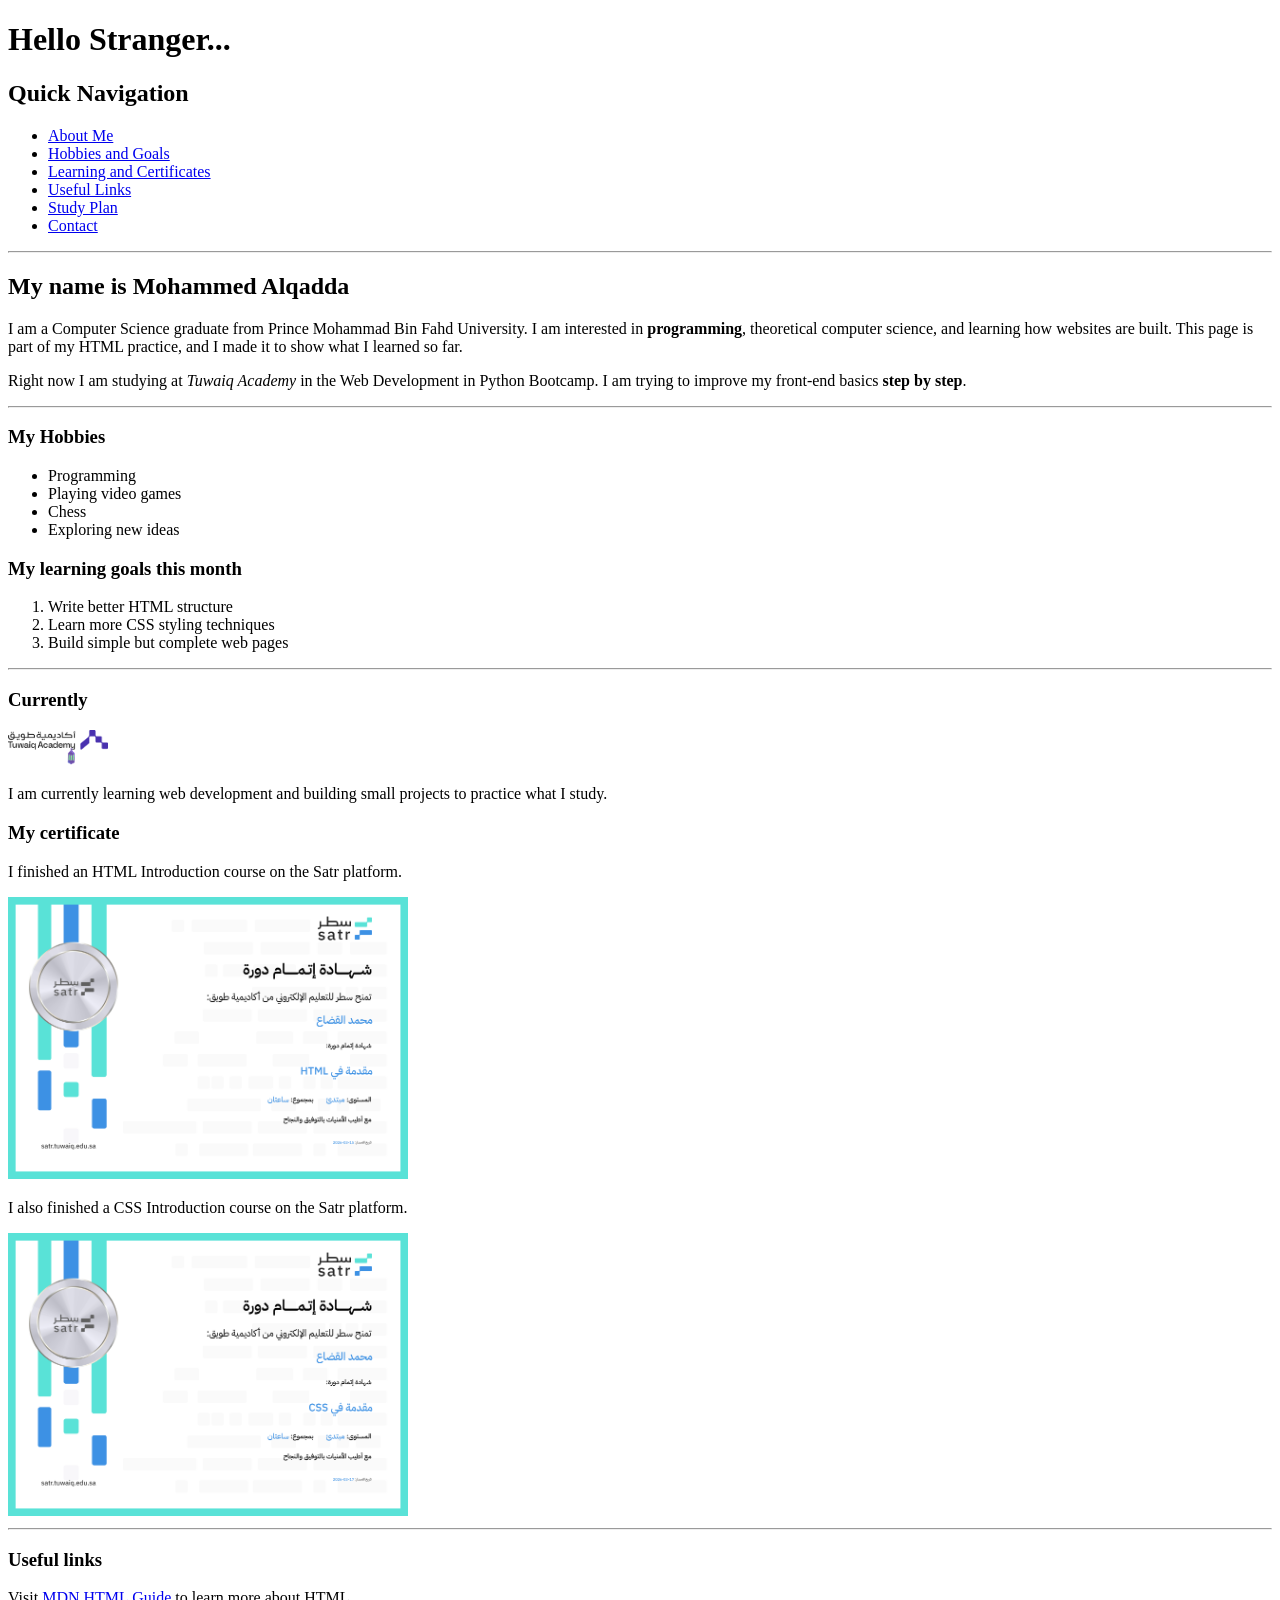
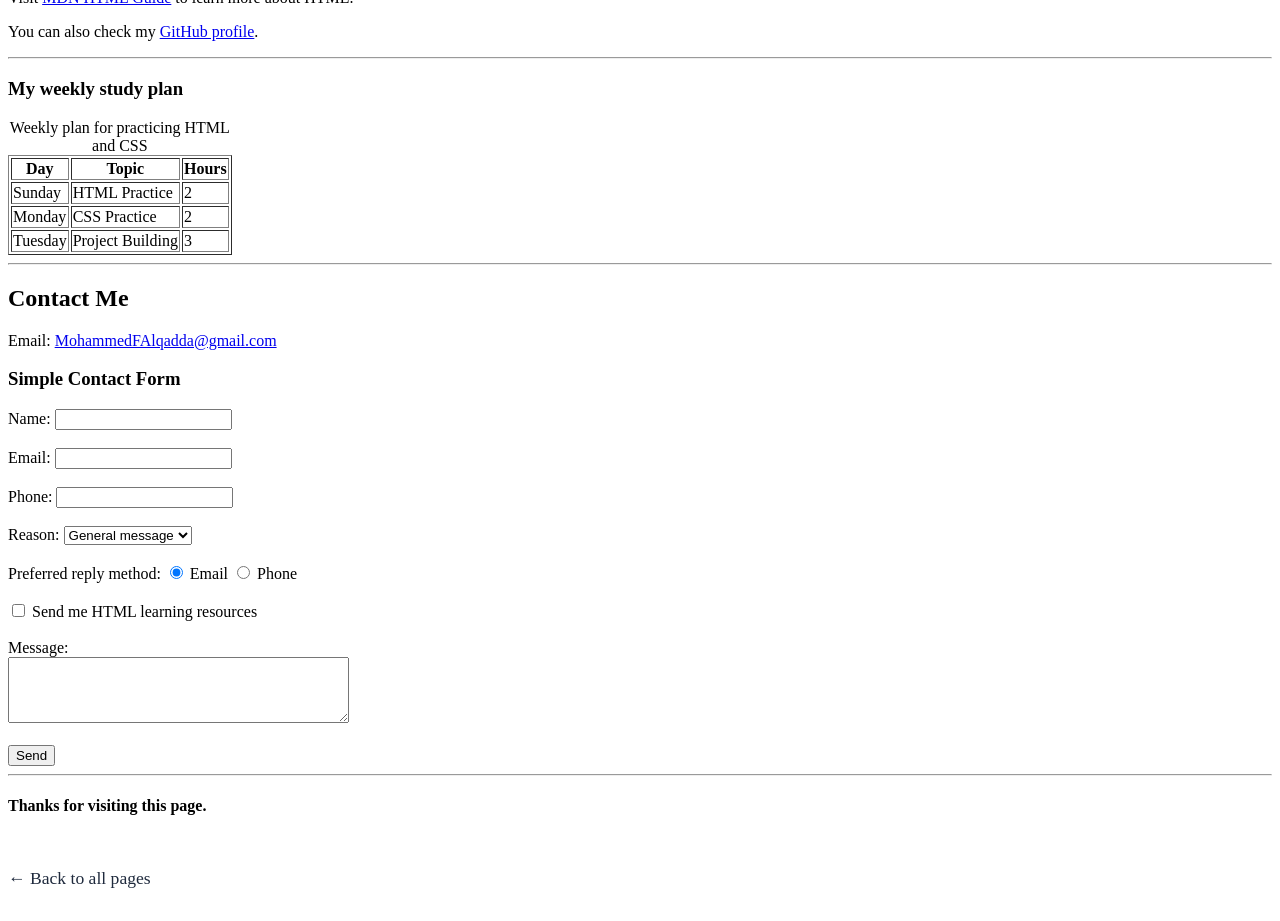
<file: html/introduction/index.html>
<!doctype html>
<html lang="en">
  <head>
    <meta charset="UTF-8" />
    <meta name="viewport" content="width=device-width, initial-scale=1.0" />
    <title>Introduction to HTML</title>
  </head>
  <body>
    <h1>Hello Stranger...</h1>

    <h2>Quick Navigation</h2>
    <ul>
      <li><a href="#about">About Me</a></li>
      <li><a href="#hobbies">Hobbies and Goals</a></li>
      <li><a href="#learning">Learning and Certificates</a></li>
      <li><a href="#links">Useful Links</a></li>
      <li><a href="#plan">Study Plan</a></li>
      <li><a href="#contact">Contact</a></li>
    </ul>

    <hr />

    <h2 id="about">My name is Mohammed Alqadda</h2>
    <p>
      I am a Computer Science graduate from Prince Mohammad Bin Fahd University.
      I am interested in <b>programming</b>, theoretical computer science, and
      learning how websites are built. This page is part of my HTML practice,
      and I made it to show what I learned so far.
    </p>

    <p>
      Right now I am studying at <i>Tuwaiq Academy</i> in the Web Development
      in Python Bootcamp. I am trying to improve my front-end basics
      <b>step by step</b>.
    </p>

    <hr />

    <h3 id="hobbies">My Hobbies</h3>
    <ul>
      <li>Programming</li>
      <li>Playing video games</li>
      <li>Chess</li>
      <li>Exploring new ideas</li>
    </ul>

    <h3>My learning goals this month</h3>
    <ol>
      <li>Write better HTML structure</li>
      <li>Learn more CSS styling techniques</li>
      <li>Build simple but complete web pages</li>
    </ol>

    <hr />

    <h3 id="learning">Currently</h3>
    <img src="imgs/ramadan-logo.png" alt="Tuwaiq Academy Logo" width="100" />
    <p>
      I am currently learning web development and building small projects to
      practice what I study.
    </p>

    <h3>My certificate</h3>
    <p>I finished an HTML Introduction course on the Satr platform.</p>
    <img
      src="imgs/Intro_html_certificate.png"
      alt="HTML Intro Certificate"
      width="400"
    />
    <p>I also finished a CSS Introduction course on the Satr platform.</p>
    <img
      src="imgs/intro_css_certificate.png"
      alt="CSS Intro Certificate"
      width="400"
    />

    <hr />

    <h3 id="links">Useful links</h3>
    <p>
      Visit
      <a
        href="https://developer.mozilla.org/en-US/docs/Web/HTML"
        target="_blank"
        rel="noopener noreferrer"
        >MDN HTML Guide</a
      >
      to learn more about HTML.
    </p>
    <p>
      You can also check my
      <a
        href="https://github.com/Mohammed-FQ"
        target="_blank"
        rel="noopener noreferrer"
        >GitHub profile</a
      >.
    </p>

    <hr />

    <h3 id="plan">My weekly study plan</h3>
    <table border="1">
      <caption>
        Weekly plan for practicing HTML and CSS
      </caption>
      <tr>
        <th>Day</th>
        <th>Topic</th>
        <th>Hours</th>
      </tr>
      <tr>
        <td>Sunday</td>
        <td>HTML Practice</td>
        <td>2</td>
      </tr>
      <tr>
        <td>Monday</td>
        <td>CSS Practice</td>
        <td>2</td>
      </tr>
      <tr>
        <td>Tuesday</td>
        <td>Project Building</td>
        <td>3</td>
      </tr>
    </table>

    <hr />

    <h2 id="contact">Contact Me</h2>
    <p>
      Email:
      <a href="mailto:MohammedFAlqadda@gmail.com">MohammedFAlqadda@gmail.com</a>
    </p>

    <h3>Simple Contact Form</h3>
    <form>
      <label for="name">Name:</label>
      <input type="text" id="name" name="name" required />
      <br />
      <br />

      <label for="email">Email:</label>
      <input type="email" id="email" name="email" required />
      <br />
      <br />

      <label for="phone">Phone:</label>
      <input type="tel" id="phone" name="phone" />
      <br />
      <br />

      <label for="topic">Reason:</label>
      <select id="topic" name="topic">
        <option>General message</option>
        <option>Project feedback</option>
        <option>Collaboration</option>
      </select>
      <br />
      <br />

      <span>Preferred reply method:</span>
      <label>
        <input type="radio" name="replyMethod" value="email" checked /> Email
      </label>
      <label>
        <input type="radio" name="replyMethod" value="phone" /> Phone
      </label>
      <br />
      <br />

      <label>
        <input type="checkbox" name="newsletter" /> Send me HTML learning resources
      </label>
      <br />
      <br />

      <label for="message">Message:</label>
      <br />
      <textarea id="message" name="message" rows="4" cols="40"></textarea>
      <br />
      <br />

      <button type="submit">Send</button>
    </form>

    <hr />
    <h4>Thanks for visiting this page.</h4>
    <a href="../../index.html" style="display:inline-block;margin:32px 0 24px;font-size:1.1rem;color:#1f2a3d;text-decoration:none;">← Back to all pages</a>
  </body>
</html>
</file>
<file: article/ai/style.css>
@import url("https://fonts.googleapis.com/css2?family=Space+Grotesk:wght@400;500;700&family=Literata:opsz,wght@7..72,400;7..72,600&display=swap");

* {
    box-sizing: border-box;
}

body {
    margin: 0;
    background: #f5ede3;
    color: #2f221a;
    font-family: "Literata", Georgia, serif;
    position: relative;
}

.binary-background {
    position: absolute;
    inset: 0;
    pointer-events: none;
    z-index: 0;
    overflow: hidden;
    padding: 8px 10px;
}

.binary-line {
    margin: 0 0 8px;
    white-space: nowrap;
    font-family: "Space Mono", "Courier New", monospace;
    font-size: 0.92rem;
    line-height: 1.45;
    letter-spacing: 1.3px;
    color: #5a3a27;
    opacity: 0.18;
    text-shadow: 0 0 1px rgba(90, 58, 39, 0.35);
}

.binary-line-shift {
    margin-left: 42px;
    opacity: 0.12;
}

.binary-line-deep {
    margin-left: 84px;
    opacity: 0.09;
}

header {
    background: linear-gradient(120deg, #3a2318 0%, #5b3a29 55%, #7a4b2d 100%);
    color: #fff7ef;
    text-align: left;
    padding: 56px 24px 40px;
    border-bottom: 4px solid #d1a071;
    position: relative;
    z-index: 1;
    overflow: hidden;
    min-height: 250px;
}

header h1 {
    margin: 0 0 10px;
    font-family: "Space Grotesk", sans-serif;
    font-size: clamp(2rem, 5vw, 3.2rem);
    letter-spacing: 0.02em;
    max-width: min(62%, 760px);
    position: relative;
    z-index: 3;
}

header p {
    max-width: min(62%, 760px);
    margin: 0;
    font-size: 1.05rem;
    position: relative;
    z-index: 3;
}

.header-bombe {
    position: absolute;
    right: 0;
    top: 0;
    height: 100%;
    width: min(46vw, 520px);
    object-fit: cover;
    object-position: center;
    border-radius: 0;
    opacity: 0.58;
    filter: brightness(1.16) contrast(1.08);
    box-shadow: 0 8px 22px rgba(30, 14, 7, 0.28);
    z-index: 1;
    pointer-events: none;
}

.header-robot {
    position: absolute;
    left: 50%;
    bottom: -6px;
    transform: translateX(-50%);
    height: min(72%, 225px);
    width: auto;
    opacity: 0.52;
    filter: brightness(1.4) contrast(1.14) drop-shadow(0 3px 10px rgba(20, 10, 5, 0.26));
    z-index: 2;
    pointer-events: none;
}

.quick-nav {
    position: sticky;
    top: 0;
    z-index: 20;
    display: flex;
    flex-wrap: wrap;
    gap: 8px;
    justify-content: center;
    padding: 10px 12px;
    background-color: rgba(58, 35, 24, 0.92);
    border-bottom: 1px solid #8f6f55;
    backdrop-filter: blur(6px);
}

.quick-nav a {
    color: #f8ead8;
    font-family: "Space Grotesk", sans-serif;
    font-size: 0.83rem;
    text-transform: uppercase;
    letter-spacing: 0.05em;
    padding: 7px 10px;
    border: 1px solid #9b7a5f;
    border-radius: 4px;
}

.quick-nav a:hover {
    background-color: #7a4b2d;
    border-color: #d1a071;
    text-decoration: none;
}

main {
    max-width: 1200px;
    margin: 28px auto;
    padding: 0 18px 34px;
    display: grid;
    grid-template-columns: 2.4fr 1fr;
    gap: 18px;
    align-items: start;
    position: relative;
    z-index: 1;
}

article,
aside {
    background-color: rgba(255, 252, 247, 0.96);
    border: 1px solid #d7c0a8;
    border-radius: 6px;
    padding: 24px;
    box-shadow: 0 8px 18px rgba(74, 46, 31, 0.12);
}

article {
    line-height: 1.78;
}

section {
    margin-bottom: 26px;
    scroll-margin-top: 78px;
}

.highlight-box {
    border-left: 5px solid #7a4b2d;
    border-radius: 4px;
    padding: 14px 16px;
    background: linear-gradient(90deg, #f7efe6 0%, #fdf8f3 100%);
}

h2 {
    margin-top: 0;
    margin-bottom: 12px;
    color: #4a2e1f;
    font-family: "Space Grotesk", sans-serif;
    font-size: 1.35rem;
    border-bottom: 2px solid #dcc5ad;
    padding-bottom: 6px;
}

h3 {
    margin-bottom: 8px;
    color: #6b4226;
    font-family: "Space Grotesk", sans-serif;
}

.section-title {
    display: inline-flex;
    align-items: center;
    gap: 8px;
}

.section-title img {
    width: 22px;
    height: 22px;
    object-fit: contain;
    opacity: 0.9;
}

.mechanical-reference {
    display: flex;
    align-items: center;
    gap: 10px;
    border: 1px solid #d7c0a8;
    border-radius: 6px;
    padding: 10px 12px;
    background-color: #faf3ea;
    margin-bottom: 14px;
}

.mechanical-reference img {
    width: 30px;
    height: 30px;
    object-fit: contain;
}

.mechanical-reference p {
    margin: 0;
}

p,
li,
td,
th {
    line-height: 1.72;
    font-size: 1rem;
}

article p,
article li,
article summary,
article td,
article th,
aside p {
    max-width: 68ch;
}

ul,
ol {
    padding-left: 24px;
}

.timeline {
    background: #fcf6ef;
    border: 1px dashed #b39272;
    border-radius: 6px;
    padding: 14px 18px 14px 34px;
}

.timeline li {
    margin-bottom: 8px;
}

.text-picture {
    display: grid;
    grid-template-columns: 1fr 140px;
    gap: 16px;
    align-items: center;
    background: #fcf8f3;
    border: 1px solid #d7c2ad;
    border-radius: 6px;
    padding: 16px;
    margin-bottom: 14px;
    transition: transform 0.25s ease, box-shadow 0.25s ease;
}

.text-picture:hover {
    transform: translateY(-2px);
    box-shadow: 0 8px 16px rgba(74, 46, 31, 0.14);
}

.text-picture img {
    width: 140px;
    height: 140px;
    object-fit: cover;
    border-radius: 6px;
    border: 2px solid #e7d6c5;
}

.video-wrapper {
    position: relative;
    width: 100%;
    padding-top: 56.25%;
    border-radius: 6px;
    overflow: hidden;
    margin-top: 14px;
    border: 2px solid #d5bca1;
}

.video-wrapper iframe {
    position: absolute;
    inset: 0;
    width: 100%;
    height: 100%;
    border: 0;
}

table {
    width: 100%;
    border-collapse: collapse;
    margin-top: 14px;
}

caption {
    caption-side: top;
    text-align: left;
    margin-bottom: 10px;
    font-size: 0.95rem;
    color: #684734;
}

th,
td {
    border: 1px solid #d5bca1;
    padding: 10px;
    text-align: left;
}

th {
    background: #ead9c8;
    font-family: "Space Grotesk", sans-serif;
}

details {
    border: 1px solid #d5bca1;
    border-radius: 6px;
    padding: 10px 12px;
    margin-bottom: 10px;
    background-color: #fdf7f0;
}

summary {
    font-weight: 600;
    cursor: pointer;
}

details p {
    margin: 8px 0 0;
}

.movie-grid {
    display: grid;
    grid-template-columns: repeat(2, minmax(0, 1fr));
    gap: 16px;
    margin-top: 12px;
}

.movie-card {
    border: 1px solid #d5bca1;
    border-radius: 6px;
    background-color: #fdf7f0;
    overflow: hidden;
}

.movie-card img {
    width: 100%;
    height: 320px;
    object-fit: cover;
    border-bottom: 1px solid #d5bca1;
}

.movie-card h3,
.movie-card p {
    padding: 0 12px;
}

.movie-card p {
    max-width: none;
}

.movie-card h3 {
    margin-top: 12px;
    margin-bottom: 8px;
}

.movie-card p {
    margin-top: 0;
    margin-bottom: 14px;
}

aside {
    position: sticky;
    top: 70px;
}

aside h2 + p {
    margin-top: 6px;
}

a {
    color: #7a4b2d;
}

a:hover {
    color: #5e341b;
}

a:focus-visible,
summary:focus-visible,
.quick-nav a:focus-visible {
    outline: 3px solid #f3c892;
    outline-offset: 3px;
    border-radius: 4px;
}

.quick-nav a:focus-visible {
    background-color: #7a4b2d;
    border-color: #f3c892;
    color: #fff7ef;
}

footer {
    background: #2d1d14;
    color: #f2e5d7;
    text-align: center;
    padding: 18px 20px;
    border-top: 3px solid #d1a071;
}

footer a {
    color: #ffd8a8;
}

@media (prefers-reduced-motion: reduce) {
    *,
    *::before,
    *::after {
        animation-duration: 0.01ms !important;
        animation-iteration-count: 1 !important;
        transition-duration: 0.01ms !important;
        scroll-behavior: auto !important;
    }

    .text-picture:hover {
        transform: none;
        box-shadow: 0 8px 16px rgba(74, 46, 31, 0.14);
    }
}

@media (max-width: 900px) {
    main {
        grid-template-columns: 1fr;
    }

    aside {
        position: static;
    }

    .quick-nav {
        justify-content: flex-start;
        overflow-x: auto;
        flex-wrap: nowrap;
    }

    .quick-nav a {
        white-space: nowrap;
    }

    .header-bombe {
        width: min(44vw, 300px);
        right: 0;
        top: 0;
        height: 100%;
        opacity: 0.42;
    }

    .header-robot {
        height: min(60%, 170px);
        bottom: -4px;
        opacity: 0.42;
    }
}

@media (max-width: 700px) {
    .text-picture {
        grid-template-columns: 1fr;
    }

    .movie-grid {
        grid-template-columns: 1fr;
    }

    .text-picture img {
        width: min(100%, 260px);
        height: auto;
    }

    article,
    aside {
        padding: 18px;
    }

    .header-bombe {
        display: none;
    }

    .header-robot {
        height: 110px;
        bottom: -2px;
        opacity: 0.36;
    }
}
</file>
<file: careers/cv/style.css>
body {
    font-family: Arial, sans-serif;
    margin: 0;
    background-color: #eef2f7;
    color: #1f2937;
}

html {
    scroll-behavior: smooth;
}

header {
    background-color: #1f2937;
    color: white;
    text-align: center;
    padding: 32px 20px;
}

header h1 {
    margin: 0 0 10px;
}

header p {
    margin: 6px 0;
}

.header-actions {
    margin-top: 16px;
}

.section-nav {
    position: sticky;
    top: 0;
    z-index: 100;
    display: flex;
    flex-wrap: wrap;
    gap: 10px;
    justify-content: center;
    padding: 12px 10px;
    background-color: rgba(255, 255, 255, 0.96);
    border-bottom: 1px solid #d1d5db;
    backdrop-filter: blur(4px);
}

.section-nav a {
    color: #1f2937;
    font-weight: bold;
    font-size: 14px;
    padding: 8px 10px;
    border-radius: 8px;
}

.section-nav a:hover {
    background-color: #e5e7eb;
    text-decoration: none;
}

.section-nav a.active {
    background-color: #dbeafe;
    color: #1d4ed8;
}

.download-button {
    display: inline-block;
    padding: 12px 20px;
    background-color: #2563eb;
    color: white;
    border-radius: 8px;
    font-weight: bold;
}

.download-button:hover {
    background-color: #1d4ed8;
    text-decoration: none;
}

.secondary-button {
    display: inline-block;
    padding: 12px 20px;
    border: 1px solid #2563eb;
    color: #1d4ed8;
    border-radius: 8px;
    font-weight: bold;
}

.secondary-button:hover {
    background-color: #eff6ff;
    text-decoration: none;
}

main {
    max-width: 920px;
    margin: 24px auto;
    background-color: white;
    padding: 28px;
    border-radius: 12px;
    box-shadow: 0 8px 24px rgba(0, 0, 0, 0.08);
}

section {
    margin-bottom: 24px;
    padding: 18px;
    background-color: #f9fafb;
    border-radius: 8px;
    scroll-margin-top: 76px;
}

.download-panel {
    border: 1px solid #bfdbfe;
    background: linear-gradient(135deg, #eff6ff 0%, #f8fafc 100%);
}

.download-actions {
    display: flex;
    flex-wrap: wrap;
    gap: 10px;
    margin-top: 10px;
}

h2 {
    margin-top: 0;
    border-bottom: 2px solid #d1d5db;
    padding-bottom: 6px;
    color: #111827;
}

.section-title {
    display: flex;
    align-items: center;
    gap: 8px;
}

.section-icon {
    width: 22px;
    height: 22px;
    object-fit: contain;
}

h3 {
    margin-bottom: 8px;
}

h4 {
    margin: 0 0 10px;
    color: #1f2937;
}

p,
li,
td,
th {
    line-height: 1.6;
}

ul {
    padding-left: 22px;
    margin-bottom: 0;
}

.document-list li {
    margin-bottom: 10px;
}

.certificate-preview-grid {
    margin-top: 14px;
    display: grid;
    grid-template-columns: repeat(3, minmax(0, 1fr));
    gap: 14px;
}

.preview-card {
    background-color: #ffffff;
    border: 1px solid #d1d5db;
    border-radius: 10px;
    padding: 10px;
}

.certificate-preview-image,
.certificate-preview-pdf {
    width: 100%;
    height: 180px;
    border: 1px solid #e5e7eb;
    border-radius: 8px;
    background-color: #f3f4f6;
}

.preview-card p {
    margin: 8px 0 0;
}

table {
    width: 100%;
    border-collapse: collapse;
    margin-top: 10px;
}

th,
td {
    border: 1px solid #d1d5db;
    padding: 10px;
    text-align: left;
}

th {
    width: 35%;
    background-color: #e5e7eb;
}

article {
    margin-bottom: 16px;
}

.skills-grid {
    display: grid;
    grid-template-columns: repeat(2, minmax(0, 1fr));
    gap: 14px;
}

.skills-card {
    margin-bottom: 0;
    padding: 14px;
    border: 1px solid #d1d5db;
    border-radius: 8px;
    background-color: #ffffff;
}

.skills-card h3 {
    margin-top: 0;
}

.interests-grid {
    display: grid;
    grid-template-columns: repeat(2, minmax(0, 1fr));
    gap: 14px;
}

.interest-card {
    margin-bottom: 0;
    padding: 14px;
    border: 1px solid #d1d5db;
    border-radius: 8px;
    background-color: #ffffff;
}

.interest-card h3 {
    margin-top: 0;
}

.contact-grid {
    display: grid;
    grid-template-columns: repeat(2, minmax(0, 1fr));
    gap: 14px;
}

.contact-card,
.contact-form {
    margin-bottom: 0;
    padding: 14px;
    border: 1px solid #d1d5db;
    border-radius: 8px;
    background-color: #ffffff;
}

.contact-card p {
    margin: 8px 0;
}

.contact-form {
    display: flex;
    flex-direction: column;
    gap: 8px;
}

.contact-form h3 {
    margin-top: 0;
}

.contact-form input,
.contact-form textarea {
    width: 100%;
    padding: 10px;
    border: 1px solid #cbd5e1;
    border-radius: 8px;
    font: inherit;
    box-sizing: border-box;
    background-color: #f8fafc;
}

.contact-form textarea {
    resize: vertical;
}

.contact-form .download-button {
    width: fit-content;
    margin-top: 6px;
    border: none;
    cursor: pointer;
}

a {
    color: #2563eb;
    text-decoration: none;
}

a:hover {
    text-decoration: underline;
}

.site-footer {
    margin-top: 24px;
    background: linear-gradient(135deg, #1f2937 0%, #374151 100%);
    color: #e5e7eb;
    text-align: center;
    padding: 24px 16px;
    position: relative;
}

.footer-content {
    max-width: 920px;
    margin: 0 auto;
}

.footer-title {
    margin: 0;
    font-size: 18px;
    font-weight: bold;
    color: #ffffff;
}

.footer-note {
    margin: 8px 0 12px;
}

.footer-links {
    display: flex;
    flex-wrap: wrap;
    justify-content: center;
    gap: 12px;
    margin-bottom: 10px;
}

.footer-links a {
    color: #cbd5e1;
    padding: 6px 10px;
    border-radius: 999px;
    transition: background-color 0.25s ease, color 0.25s ease;
}

.footer-links a:hover {
    background-color: rgba(255, 255, 255, 0.14);
    color: #ffffff;
    text-decoration: none;
}

.footer-copy {
    margin: 0;
    font-size: 14px;
    color: #cbd5e1;
}

.to-top {
    position: fixed;
    right: 20px;
    bottom: 20px;
    width: 42px;
    height: 42px;
    border: none;
    border-radius: 999px;
    background-color: #2563eb;
    color: #ffffff;
    font-size: 20px;
    cursor: pointer;
    box-shadow: 0 8px 16px rgba(37, 99, 235, 0.3);
    opacity: 0;
    transform: translateY(10px);
    pointer-events: none;
    transition: opacity 0.25s ease, transform 0.25s ease, background-color 0.2s ease;
}

.to-top.show {
    opacity: 1;
    transform: translateY(0);
    pointer-events: auto;
}

.to-top:hover {
    background-color: #1d4ed8;
}

@media (max-width: 700px) {
    body {
        padding: 0 12px;
    }

    .section-nav {
        justify-content: flex-start;
        overflow-x: auto;
        flex-wrap: nowrap;
        padding: 10px 12px;
    }

    .section-nav a {
        white-space: nowrap;
    }

    main {
        padding: 18px;
    }

    section {
        padding: 14px;
    }

    .skills-grid {
        grid-template-columns: 1fr;
    }

    .interests-grid {
        grid-template-columns: 1fr;
    }

    .contact-grid {
        grid-template-columns: 1fr;
    }

    .certificate-preview-grid {
        grid-template-columns: 1fr;
    }

    .footer-links {
        gap: 8px;
    }

    .to-top {
        right: 14px;
        bottom: 14px;
    }

    th,
    td {
        display: block;
        width: 100%;
        box-sizing: border-box;
    }

    th {
        border-bottom: none;
    }
}
</file>
<file: css/introduction/style.css>
* {
   box-sizing: border-box;
}

body {
   margin: 0;
   font-family: "Trebuchet MS", "Segoe UI", sans-serif;
   background:
      radial-gradient(circle at 14% 12%, #74f7d4 0%, transparent 28%),
      radial-gradient(circle at 86% 78%, #8aa7ff 0%, transparent 30%),
      radial-gradient(circle at 45% 90%, #ff8ad8 0%, transparent 26%),
      #f3f7ff;
   color: #1f2a3d;
   position: relative;
}

body::before,
body::after {
   content: "";
   position: absolute;
   top: 0;
   width: 124px;
   height: 100%;
   background: url("imgs/vines.jpeg") center top / 124px auto repeat-y;
   mix-blend-mode: multiply;
   opacity: 0.7;
   filter: contrast(1.15) saturate(1.08);
   pointer-events: none;
   z-index: 0;
}

body::before {
   left: clamp(8px, calc((100vw - 980px) / 4 - 62px + 18px), 280px);
}

body::after {
   right: clamp(8px, calc((100vw - 980px) / 4 - 62px + 18px), 280px);
}

.hero {
   text-align: left;
   background: linear-gradient(120deg, #041428 0%, #08213d 45%, #103454 100%);
   color: #f4fdff;
   padding: 46px 24px 42px;
   position: relative;
   overflow: hidden;
   z-index: 6;
}

.hero::before {
   content: "";
   position: absolute;
   inset: 0;
   background: linear-gradient(to bottom, rgba(3, 10, 24, 0.62), rgba(3, 10, 24, 0.74));
   pointer-events: none;
   z-index: 1;
}

.hero h1 {
   margin: 0;
   font-size: clamp(2rem, 6vw, 3rem);
   position: relative;
   z-index: 2;
}

.hero img {
   position: absolute;
   right: 0;
   top: 50%;
   transform: translateY(-50%);
   height: 170px;
   width: auto;
   opacity: 0.9;
   margin: 0;
   z-index: 0;
}

.hero p {
   max-width: 760px;
   margin: 0;
   font-size: 1.05rem;
}

.page-layout {
   margin: 0;
   padding: 0;
   position: relative;
   z-index: 1;
}

.side-nav {
   background: rgba(242, 249, 255, 0.92);
   border: 2px solid #9ac6e7;
    border-left: none;
   border-radius: 0 14px 14px 0;
   padding: 16px;
   position: fixed;
   left: 0;
   top: 176px;
   min-height: auto;
   width: 190px;
   box-shadow: 0 8px 18px rgba(103, 62, 37, 0.12);
   z-index: 2;
}

.side-nav h2 {
   margin: 0 0 12px;
   font-size: 1.15rem;
   color: #1f4f7b;
}

.side-nav ul {
   margin: 0;
   padding-left: 18px;
}

.side-nav li {
   margin-bottom: 10px;
}

.side-nav a {
   text-decoration: none;
}

.card {
   background-color: rgba(250, 254, 255, 0.93);
   border: 2px solid #b5d6ef;
   border-radius: 14px;
   padding: 22px;
   width: min(100%, 860px);
   margin: 0 auto 20px;
   box-shadow: 0 10px 24px rgba(37, 73, 119, 0.14);
   position: relative;
   z-index: 1;
}

.card h2 {
   margin-top: 0;
   color: #1e4f7a;
}

.card h3 {
   margin-bottom: 10px;
   color: #2d648e;
}

main {
   min-width: 0;
   max-width: 980px;
   width: 100%;
   margin: 24px auto;
   padding: 0 20px 34px;
   position: relative;
   z-index: 1;
}

.two-columns {
   display: flex;
   gap: 20px;
   align-items: flex-start;
}

.two-columns > div {
   width: 50%;
}

ul {
   padding-left: 20px;
}

ol {
   padding-left: 22px;
}

li {
   margin-bottom: 8px;
}

img {
   max-width: 100%;
   display: block;
   border-radius: 10px;
}

table {
   width: 100%;
   border-collapse: collapse;
   margin-top: 12px;
}

caption {
   caption-side: top;
   text-align: left;
   color: #295f8a;
   margin-bottom: 10px;
}

th,
td {
   border: 1px solid #9fc7e6;
   padding: 12px;
   text-align: left;
}

th {
   background-color: #dbeeff;
}

.certificate-section {
   text-align: center;
}

.certificate {
   width: min(100%, 600px);
   margin: 16px auto 0;
}

a {
   color: #1a6ca1;
   font-weight: bold;
}

a:hover {
   color: #8246c8;
}

.contact-form {
   display: flex;
   flex-direction: column;
   gap: 10px;
}

.field-label {
   margin: 0;
   font-weight: bold;
}

.inline-option {
   display: flex;
   align-items: center;
   gap: 8px;
}

.contact-form input,
.contact-form textarea,
.contact-form select {
   padding: 12px;
   border: 1px solid #9bc4e5;
   border-radius: 8px;
   font: inherit;
   background-color: #f8fcff;
}

.contact-form button {
   width: fit-content;
   padding: 12px 20px;
   border: none;
   border-radius: 8px;
   background: linear-gradient(120deg, #22639a 0%, #2f8a87 100%);
   color: white;
   font: inherit;
   cursor: pointer;
   transition: background-color 0.3s ease, transform 0.3s ease;
}

.contact-form button:hover {
   background: linear-gradient(120deg, #2a74b3 0%, #3b9e9a 100%);
   transform: translateY(-2px);
}

.page-footer {
   margin-top: 8px;
   padding: 14px 20px 20px;
   text-align: center;
   color: #205782;
}

.page-footer p {
   margin: 0;
}

@media (max-width: 700px) {
   body::before,
   body::after {
      display: none;
   }

   .side-nav {
      position: static;
      min-height: auto;
      border-left: 2px solid #9ac6e7;
      border-radius: 0;
      margin: 12px 12px 0;
   }

   .hero h1 {
      font-size: 32px;
   }

   .hero {
      flex-direction: column;
      align-items: flex-start;
   }

   .hero img {
      margin-left: 0;
   }

   .two-columns {
      flex-direction: column;
   }

   .two-columns > div {
      width: 100%;
   }


}
</file>
